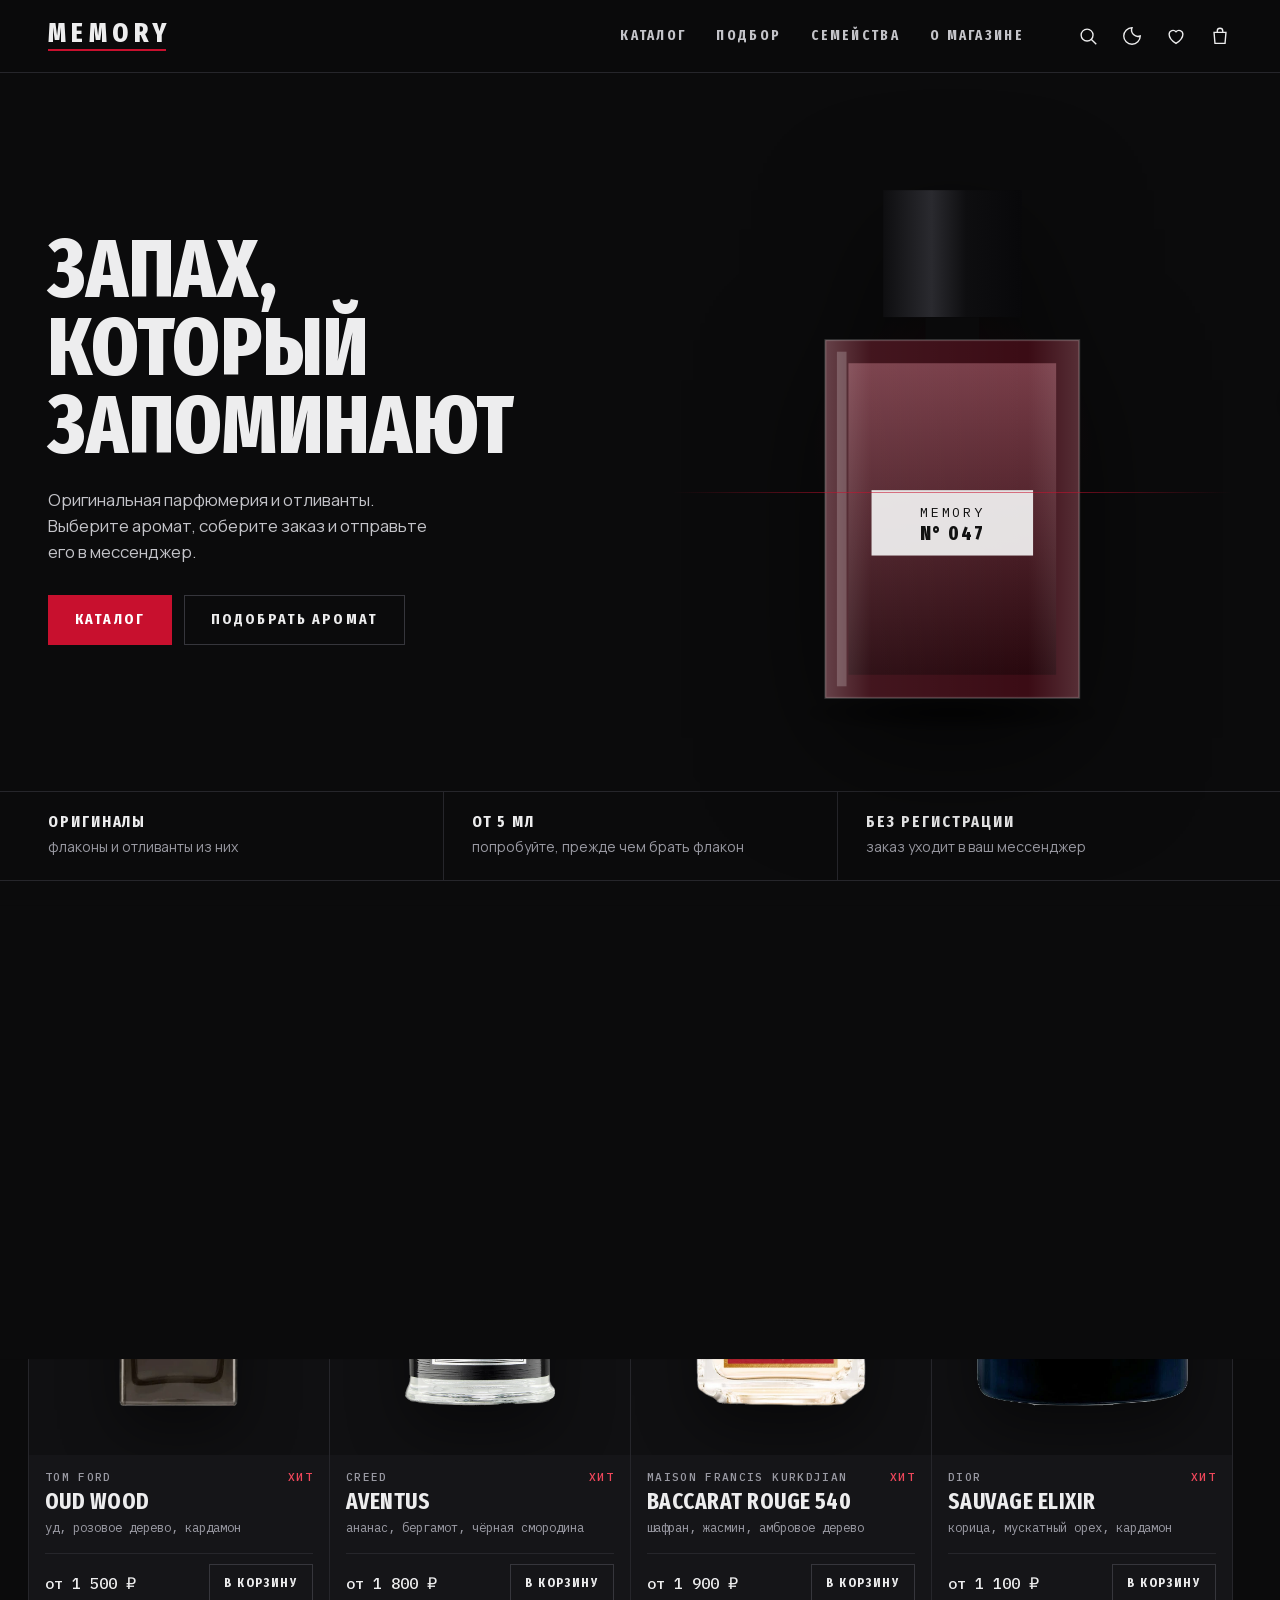
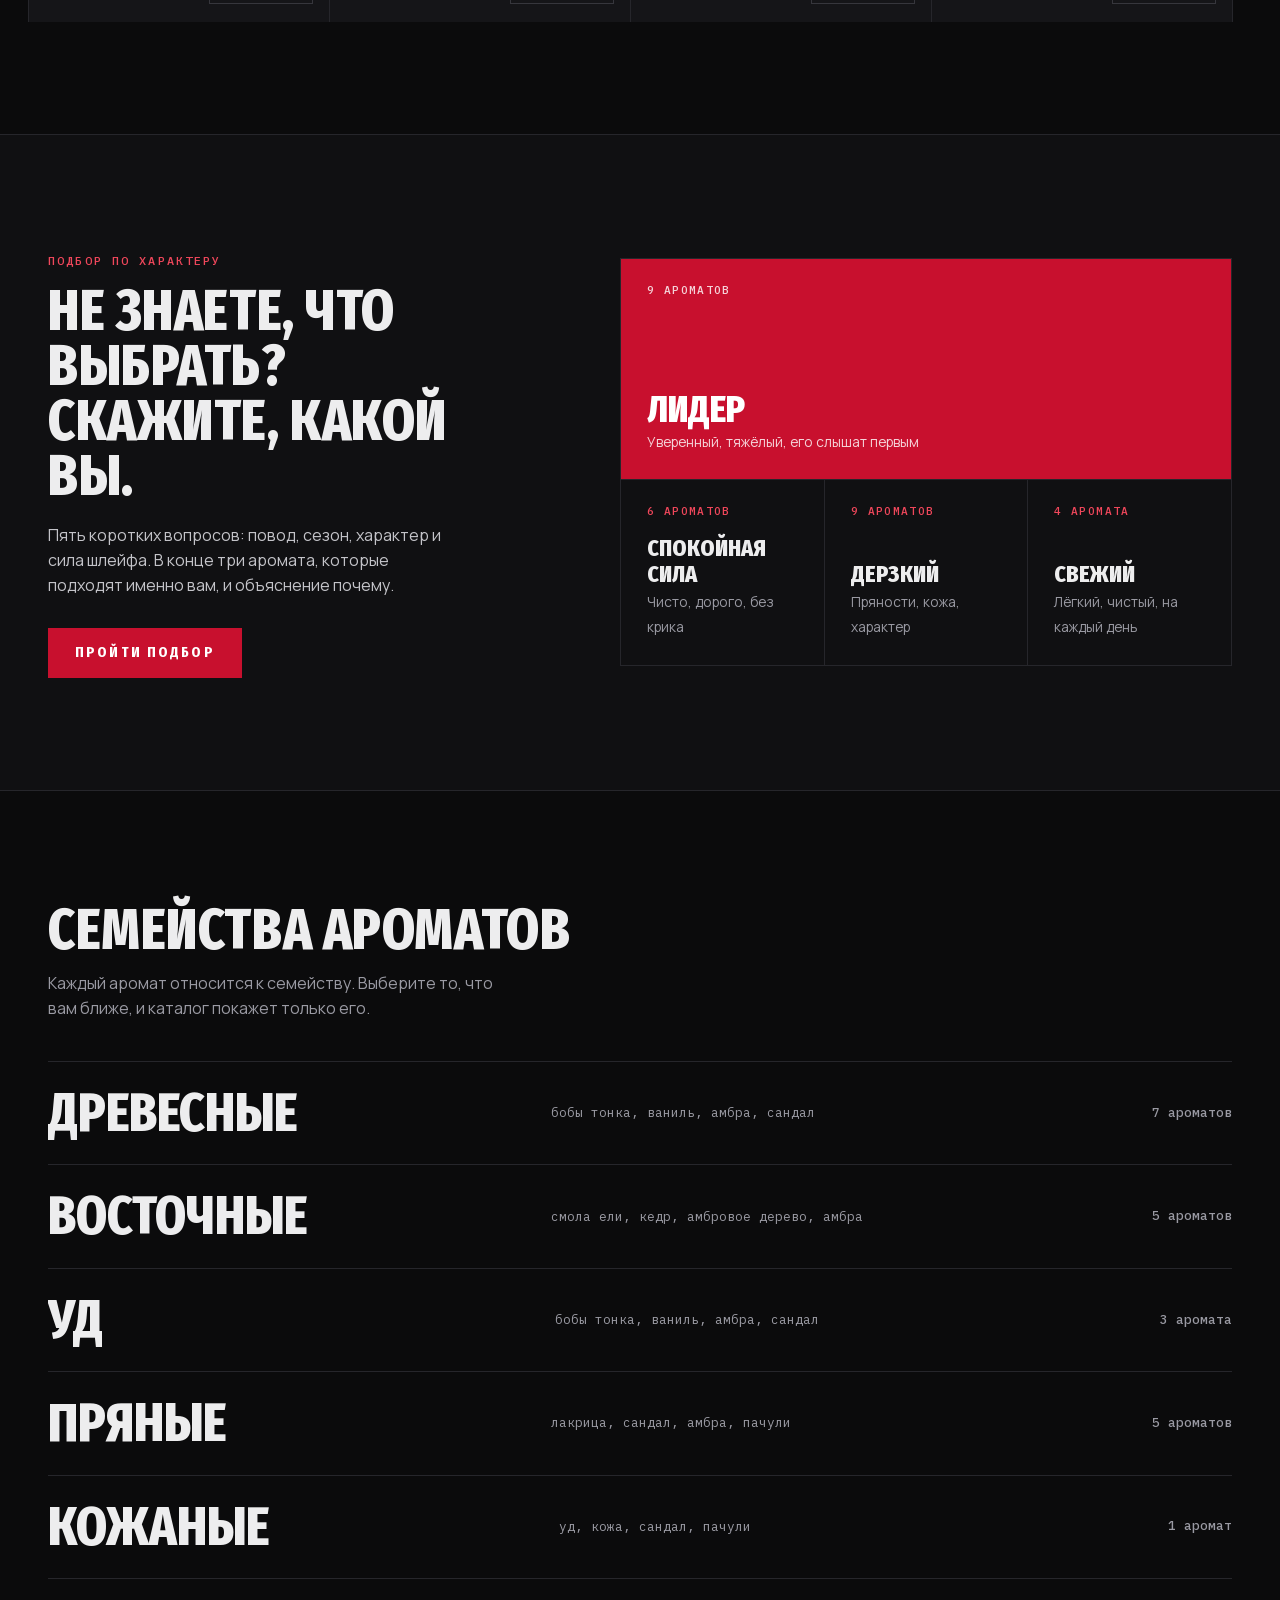
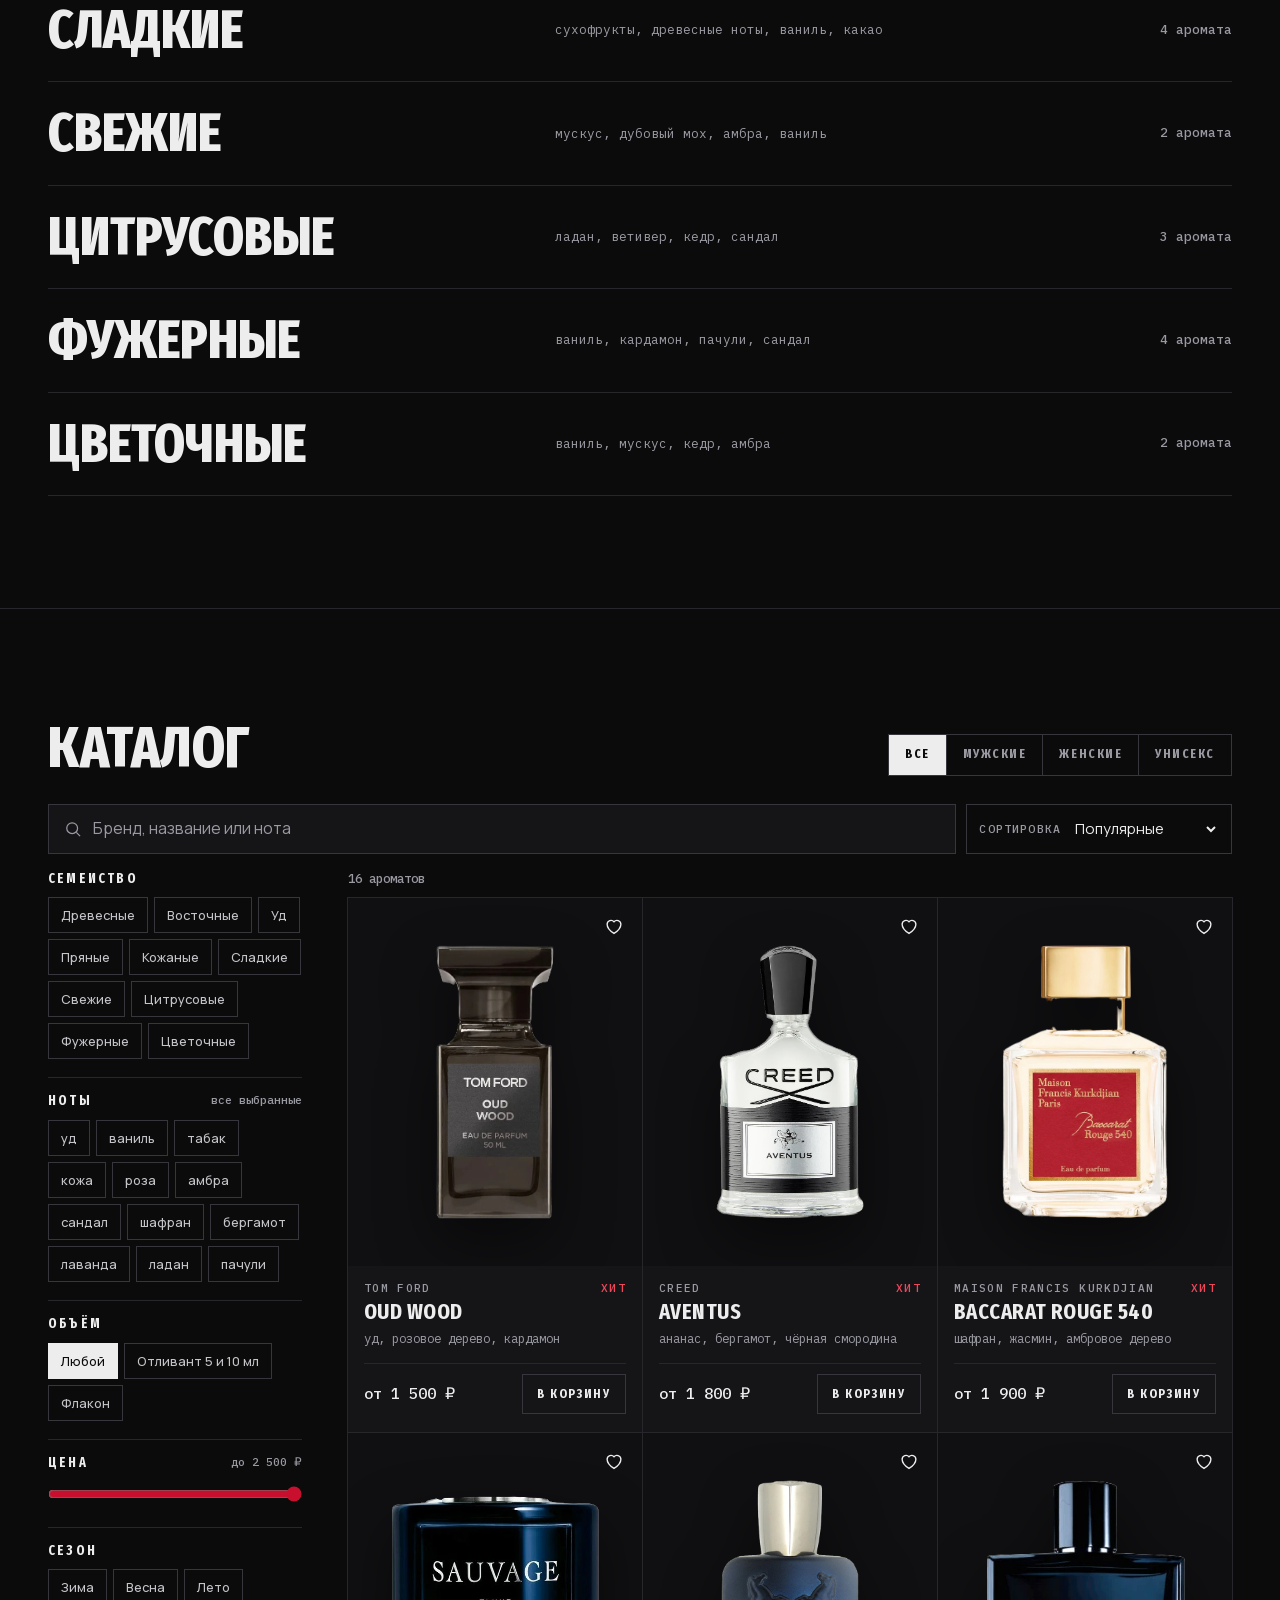
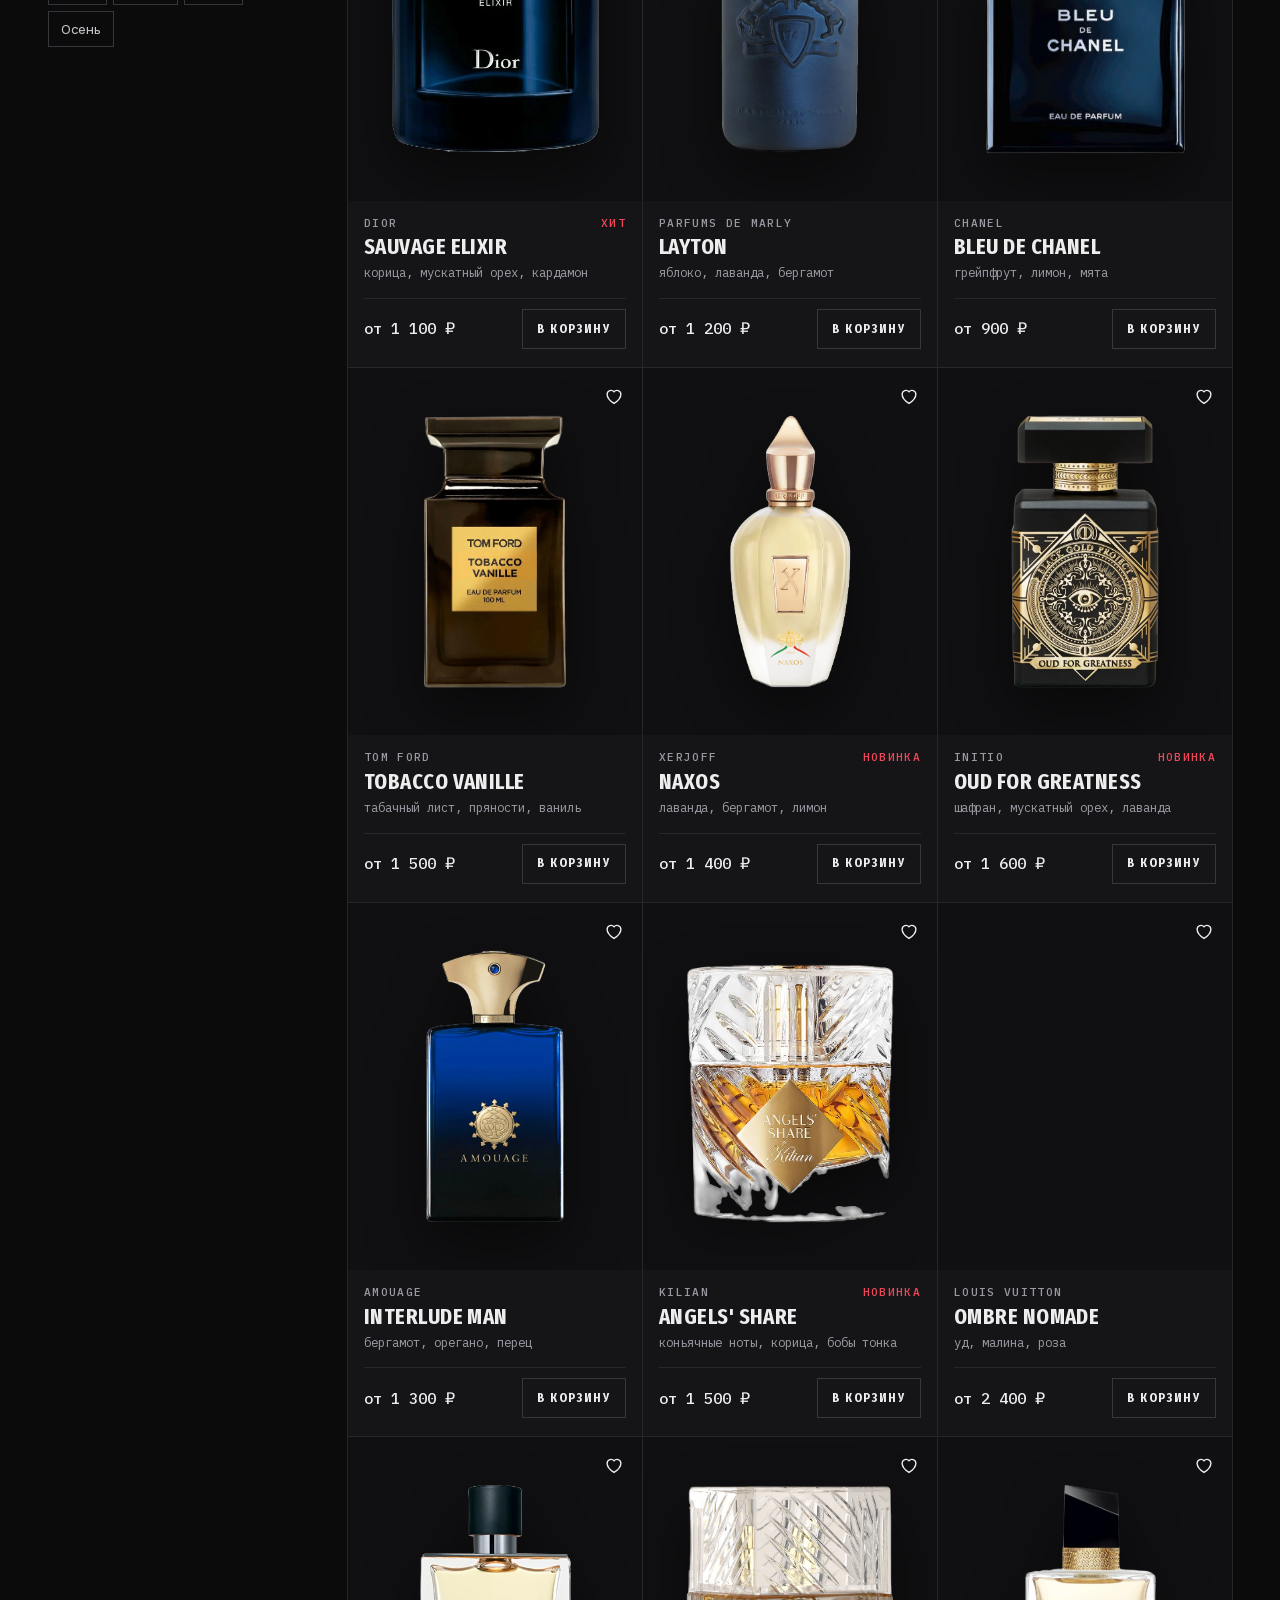
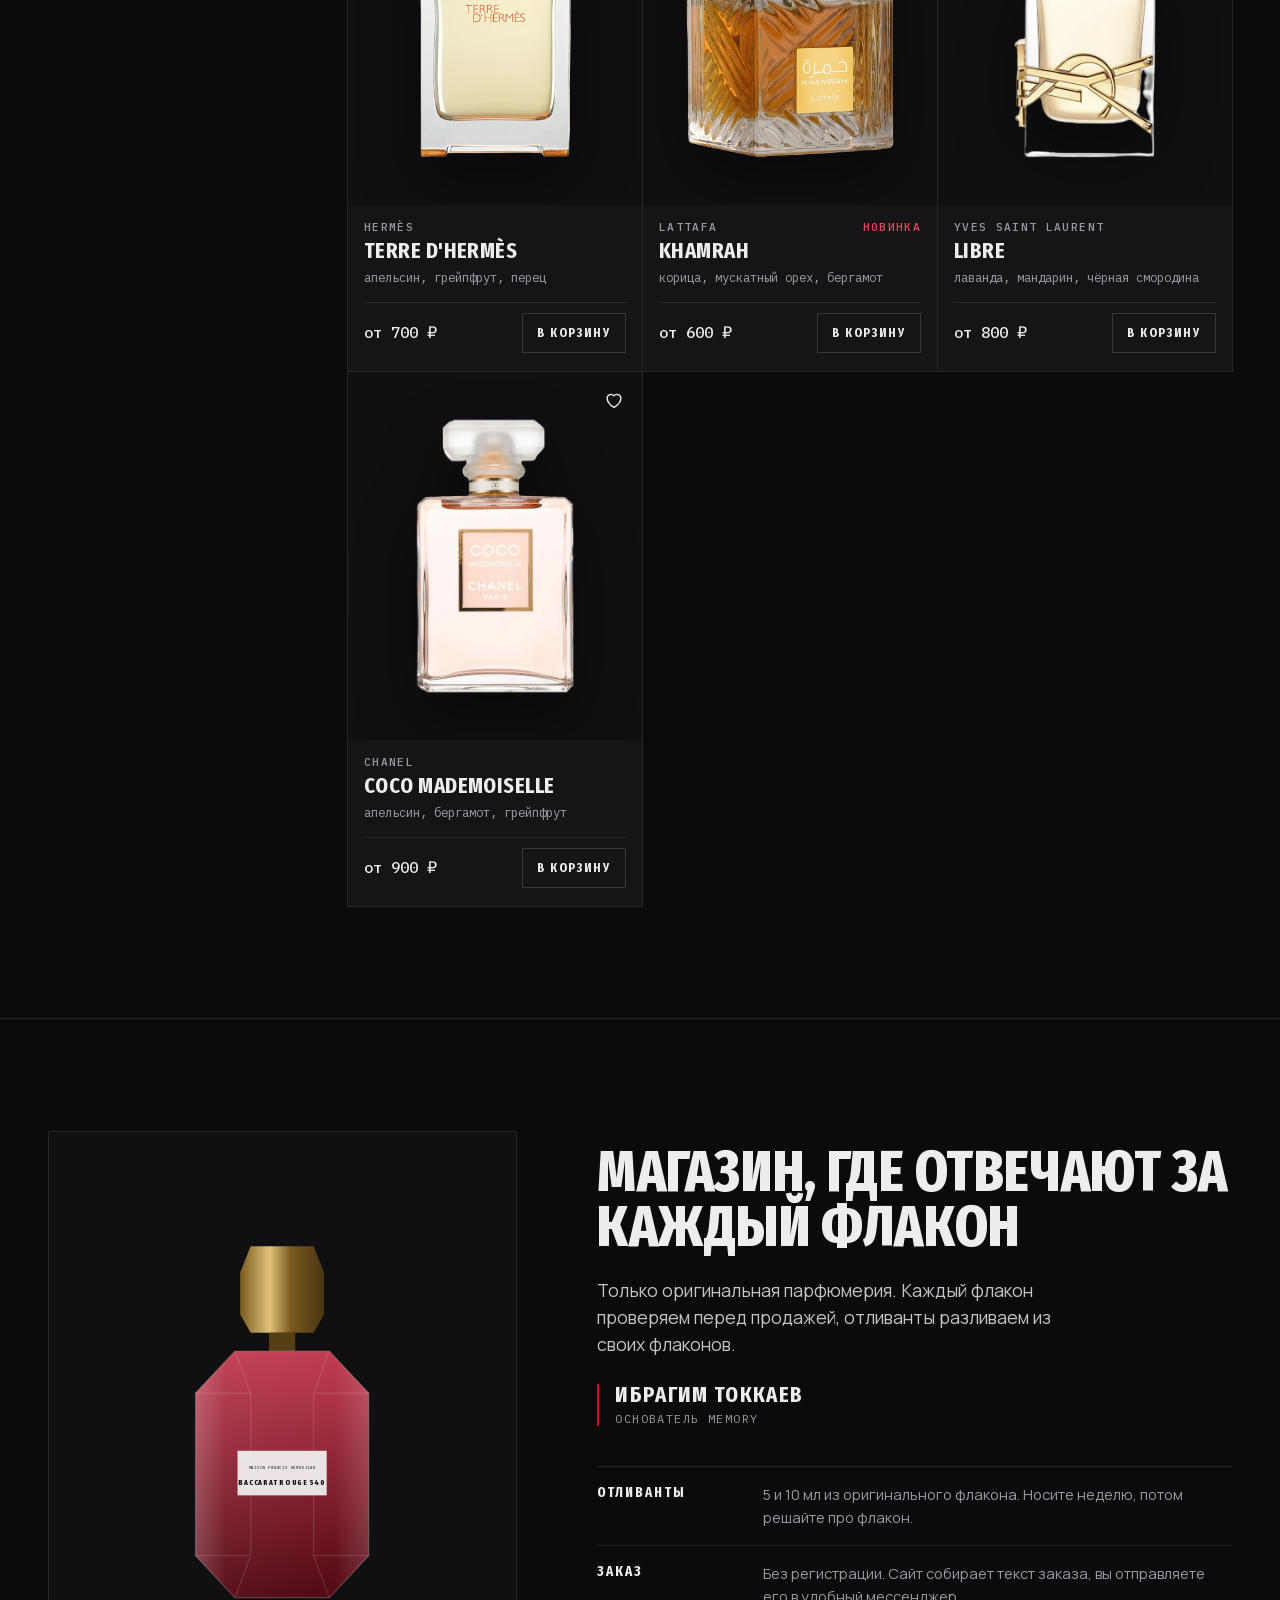
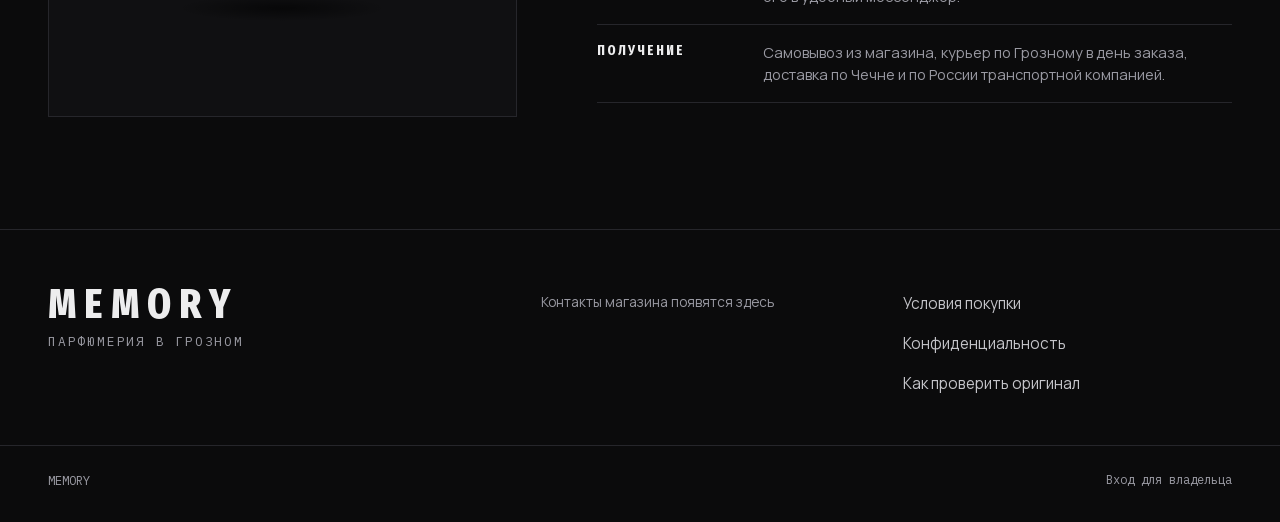
<file: index.html>
<!doctype html>
<html lang="ru" data-theme="dark">
<head>
<meta charset="utf-8">
<meta name="viewport" content="width=device-width, initial-scale=1, viewport-fit=cover">
<title>MEMORY: парфюмерия в Грозном</title>
<meta name="description" content="MEMORY: оригинальная парфюмерия и отливанты в Грозном. Каталог с фильтрами по нотам, подбор аромата по характеру и заказ в мессенджере.">
<meta name="theme-color" content="#0B0B0C">
<meta property="og:title" content="MEMORY: запах, который запоминают">
<meta property="og:description" content="Оригинальная парфюмерия и отливанты. Подбор аромата по характеру, заказ в Telegram, WhatsApp или Instagram.">
<meta property="og:type" content="website">
<link rel="icon" href="data:image/svg+xml,%3Csvg xmlns='http://www.w3.org/2000/svg' viewBox='0 0 32 32'%3E%3Crect width='32' height='32' fill='%230B0B0C'/%3E%3Cpath d='M7 24V8h3l6 9 6-9h3v16h-3V13l-6 9-6-9v11z' fill='%23EDEDEE'/%3E%3Crect x='7' y='26' width='18' height='2' fill='%23C8102E'/%3E%3C/svg%3E">
<link rel="preload" href="fonts/FiraSansExtraCondensed-800-cyrillic.woff2" as="font" type="font/woff2" crossorigin>
<link rel="stylesheet" href="fonts/fonts.css">
<link rel="stylesheet" href="css/style.css?v=2026-10-30.4">
<script>/* магазин назывался MEMORI: переносим сохранённое (корзина, избранное, тема, ключ публикации, черновик) на новые имена */
(function(){try{['cart','wish','theme','gh','products','store','admin'].forEach(function(k){var o=localStorage.getItem('memori_'+k);if(o!==null){if(localStorage.getItem('memory_'+k)===null)localStorage.setItem('memory_'+k,k==='gh'?o.replace('abubakarov-kerim/memori"','abubakarov-kerim/memory"'):o);localStorage.removeItem('memori_'+k);}});}catch(e){}})();</script>
<script>(function(){try{var t=localStorage.getItem('memory_theme');if(t==='light'||t==='dark')document.documentElement.setAttribute('data-theme',t);}catch(e){}})();</script>
<script>
/* АВТООБНОВЛЕНИЕ: если на сервере вышла новая версия, открываем её сами. При каждой публикации меняется MEMORY_BUILD. */
var MEMORY_BUILD='2026-10-30.4';
(function(){
  if(location.protocol.indexOf('http')!==0 || !window.fetch) return;
  fetch(location.pathname+'?_='+Date.now(),{cache:'no-store'}).then(function(r){ return r.ok?r.text():''; }).then(function(t){
    var m=t.match(/MEMORY_BUILD='([^']+)'/); if(!m || m[1]===MEMORY_BUILD) return;
    try{ if(sessionStorage.getItem('memory_upd')===m[1]) return; sessionStorage.setItem('memory_upd',m[1]); }catch(e){ return; }
    location.replace(location.pathname+'?v='+encodeURIComponent(m[1])+location.hash);
  }).catch(function(){});
})();
</script>
</head>
<body>

<!-- ВСТУПЛЕНИЕ: штрихкод, красная линия скана, имя, затем экран раскрывается на две половины -->
<div id="intro" aria-hidden="true">
  <div class="in-half in-top"></div><div class="in-half in-bot"></div>
  <div class="in-core">
    <div class="in-code" id="inCode"></div>
    <div class="in-word" id="inWord"></div>
    <div class="in-sub"><span>Парфюмерия</span><span>Грозный</span></div>
  </div>
  <div class="in-scan"></div>
  <div class="in-seam"></div>
  <button class="in-skip" type="button" onclick="introEnd(true)" tabindex="-1">Пропустить</button>
</div>

<!-- ПЕРЕХОД: шторка с красной кромкой -->
<div id="curtain" aria-hidden="true"><i></i></div>

<a class="skip" href="#catalog">К каталогу</a>

<header class="hdr" id="hdr">
  <div class="wrap hdr-in">
    <a class="logo" href="#top" onclick="return goSection('top')" aria-label="MEMORY, на главную">
      <span class="logo-w">MEMORY</span><span class="logo-bar" aria-hidden="true"></span>
    </a>
    <nav class="nav" aria-label="Разделы">
      <a href="#catalog" onclick="return goSection('catalog')">Каталог</a>
      <a href="#match" onclick="openQuiz();return false">Подбор</a>
      <a href="#families" onclick="return goSection('families')">Семейства</a>
      <a href="#about" onclick="return goSection('about')">О магазине</a>
    </nav>
    <div class="hdr-act">
      <button class="ib" type="button" onclick="focusSearch()" aria-label="Поиск"><svg viewBox="0 0 24 24"><circle cx="11" cy="11" r="6.5"/><path d="m16 16 4.5 4.5"/></svg></button>
      <button class="ib" type="button" onclick="toggleTheme()" aria-label="Сменить тему"><svg viewBox="0 0 24 24"><path d="M12 3a9 9 0 1 0 9 9 7 7 0 0 1-9-9z"/></svg></button>
      <button class="ib" type="button" onclick="openDrawer('wish')" aria-label="Избранное"><svg viewBox="0 0 24 24"><path d="M12 20s-7.5-4.6-7.5-10A4.3 4.3 0 0 1 12 7.4 4.3 4.3 0 0 1 19.5 10c0 5.4-7.5 10-7.5 10z"/></svg><b class="cnt" id="wishCount"></b></button>
      <button class="ib" type="button" onclick="openDrawer('cart')" aria-label="Корзина"><svg viewBox="0 0 24 24"><path d="M5.5 8h13l-1 12h-11z"/><path d="M9 8V6.5a3 3 0 0 1 6 0V8"/></svg><b class="cnt" id="cartCount"></b></button>
    </div>
  </div>
  <div class="adm-bar" id="admBar">
    <span>Режим владельца</span><span class="ab-ver" id="abVer"></span>
    <button type="button" onclick="openAdmin()">Панель</button>
    <button type="button" class="ab-pub" id="abPub" onclick="publishDB()">Всё опубликовано</button>
  </div>
</header>

<main id="main">
  <section class="hero" id="top">
    <div class="wrap hero-in">
      <div class="hero-txt">
        <h1 id="heroTitle" class="rv">Запах, который запоминают</h1>
        <p id="heroSub" class="rv">Оригинальная парфюмерия и отливанты. Выберите аромат, соберите заказ и отправьте его в мессенджер.</p>
        <div class="hero-cta rv">
          <button class="btn red" type="button" onclick="goSection('catalog')">Каталог</button>
          <button class="btn line" type="button" onclick="openQuiz()">Подобрать аромат</button>
        </div>
      </div>
      <div class="hero-vis" id="heroVis" aria-hidden="true"></div>
    </div>
    <div class="wrap hero-strip rv">
      <div><b>Оригиналы</b><span>флаконы и отливанты из них</span></div>
      <div><b>От 5 мл</b><span>попробуйте, прежде чем брать флакон</span></div>
      <div><b>Без регистрации</b><span>заказ уходит в ваш мессенджер</span></div>
    </div>
  </section>

  <section class="sec rail-sec" id="picks">
    <div class="wrap sec-h">
      <h2>Сейчас берут</h2>
      <div class="seg" role="tablist" id="railTabs">
        <button type="button" class="on" data-r="hit" role="tab">Хиты</button>
        <button type="button" data-r="new" role="tab">Новинки</button>
      </div>
    </div>
    <div class="rail" id="rail"></div>
  </section>

  <section class="sec match" id="match">
    <div class="wrap match-in">
      <div class="match-txt">
        <span class="eyebrow">Подбор по характеру</span>
        <h2>Не знаете, что выбрать? Скажите, какой вы.</h2>
        <p>Пять коротких вопросов: повод, сезон, характер и сила шлейфа. В конце три аромата, которые подходят именно вам, и объяснение почему.</p>
        <button class="btn red" type="button" onclick="openQuiz()">Пройти подбор</button>
      </div>
      <div class="match-grid" id="matchGrid"></div>
    </div>
  </section>

  <section class="sec fams" id="families">
    <div class="wrap">
      <h2>Семейства ароматов</h2>
      <p class="sec-lead">Каждый аромат относится к семейству. Выберите то, что вам ближе, и каталог покажет только его.</p>
      <div class="fam-list" id="famList"></div>
    </div>
  </section>

  <section class="sec shop" id="catalog">
    <div class="wrap">
      <div class="shop-top">
        <h2>Каталог</h2>
        <div class="seg" id="genderSeg">
          <button type="button" class="on" data-g="">Все</button>
          <button type="button" data-g="m">Мужские</button>
          <button type="button" data-g="w">Женские</button>
          <button type="button" data-g="u">Унисекс</button>
        </div>
      </div>
      <div class="shop-bar">
        <label class="search"><svg viewBox="0 0 24 24"><circle cx="11" cy="11" r="6.5"/><path d="m16 16 4.5 4.5"/></svg>
          <input id="q" type="search" placeholder="Бренд, название или нота" autocomplete="off" aria-label="Поиск по каталогу"></label>
        <button class="btn line flt-btn" type="button" onclick="openFilters()">Фильтры <b id="fltCount"></b></button>
        <label class="sort"><span>Сортировка</span>
          <select id="sort" aria-label="Сортировка">
            <option value="pop">Популярные</option><option value="new">Новинки</option>
            <option value="asc">Сначала дешевле</option><option value="desc">Сначала дороже</option>
            <option value="lon">Самые стойкие</option>
          </select></label>
      </div>
      <div class="shop-in">
        <aside class="flt" id="flt" aria-label="Фильтры">
          <div class="flt-h"><b>Фильтры</b><button type="button" class="ib" onclick="closeFilters()" aria-label="Закрыть"><svg viewBox="0 0 24 24"><path d="M6 6l12 12M18 6 6 18"/></svg></button></div>
          <div class="flt-body" id="fltBody"></div>
          <div class="flt-foot"><button class="btn line" type="button" onclick="resetFilters()">Сбросить</button><button class="btn red" type="button" onclick="closeFilters()" id="fltShow">Показать</button></div>
        </aside>
        <div class="shop-main">
          <div class="chips-on" id="chipsOn"></div>
          <div class="grid" id="grid"></div>
        </div>
      </div>
    </div>
  </section>

  <section class="sec about" id="about">
    <div class="wrap about-in">
      <div class="about-vis" id="aboutVis"></div>
      <div class="about-txt">
        <h2>Магазин, где отвечают за каждый флакон</h2>
        <p id="ownerNote">Только оригинальная парфюмерия. Каждый флакон проверяем перед продажей, отливанты разливаем из своих флаконов.</p>
        <div class="sign"><span id="ownerName">Ибрагим Токкаев</span><small>основатель MEMORY</small></div>
        <dl class="facts">
          <div><dt>Отливанты</dt><dd>5 и 10 мл из оригинального флакона. Носите неделю, потом решайте про флакон.</dd></div>
          <div><dt>Заказ</dt><dd>Без регистрации. Сайт собирает текст заказа, вы отправляете его в удобный мессенджер.</dd></div>
          <div><dt>Получение</dt><dd id="deliveryShort">Самовывоз, курьер по Грозному, доставка по Чечне и России.</dd></div>
        </dl>
      </div>
    </div>
  </section>
</main>

<footer class="ftr" id="ftr">
  <div class="wrap ftr-in">
    <div class="ftr-brand"><span class="logo-w">MEMORY</span><p>Парфюмерия в Грозном</p></div>
    <div class="ftr-col" id="ftrContacts"></div>
    <div class="ftr-col">
      <button type="button" onclick="openInfo('terms')">Условия покупки</button>
      <button type="button" onclick="openInfo('privacy')">Конфиденциальность</button>
      <button type="button" onclick="openInfo('orig')">Как проверить оригинал</button>
    </div>
  </div>
  <div class="wrap ftr-low"><span id="ftrSeller">MEMORY</span><button type="button" class="ftr-adm" onclick="openAdminGate()">Вход для владельца</button></div>
</footer>

<!-- КАРТОЧКА АРОМАТА (досье) -->
<div class="ov pview" id="pview" role="dialog" aria-modal="true" aria-label="Аромат">
  <div class="pv-bar"><button class="ib" type="button" onclick="closeProduct()" aria-label="Назад"><svg viewBox="0 0 24 24"><path d="M15 5l-7 7 7 7"/></svg></button><span id="pvCrumb"></span><button class="ib" type="button" onclick="closeProduct()" aria-label="Закрыть"><svg viewBox="0 0 24 24"><path d="M6 6l12 12M18 6 6 18"/></svg></button></div>
  <div class="pv-body" id="pvBody"></div>
</div>

<!-- ПОДБОР -->
<div class="ov quiz" id="quiz" role="dialog" aria-modal="true" aria-label="Подбор аромата">
  <div class="pv-bar"><button class="ib" type="button" onclick="quizBack()" aria-label="Назад"><svg viewBox="0 0 24 24"><path d="M15 5l-7 7 7 7"/></svg></button><span>Подбор по характеру</span><button class="ib" type="button" onclick="closeQuiz()" aria-label="Закрыть"><svg viewBox="0 0 24 24"><path d="M6 6l12 12M18 6 6 18"/></svg></button></div>
  <div class="qz-prog"><i id="qzProg"></i></div>
  <div class="qz-body" id="qzBody"></div>
</div>

<!-- КОРЗИНА И ИЗБРАННОЕ -->
<div class="shade" id="shade" onclick="closeAll()"></div>
<aside class="drawer" id="drawer" role="dialog" aria-modal="true" aria-label="Корзина">
  <div class="dr-h"><div class="seg" id="drTabs"><button type="button" data-d="cart" class="on">Корзина</button><button type="button" data-d="wish">Избранное</button></div>
    <button class="ib" type="button" onclick="closeDrawer()" aria-label="Закрыть"><svg viewBox="0 0 24 24"><path d="M6 6l12 12M18 6 6 18"/></svg></button></div>
  <div class="dr-body" id="drBody"></div>
  <div class="dr-foot" id="drFoot"></div>
</aside>

<!-- ОФОРМЛЕНИЕ -->
<div class="modal" id="orderModal" role="dialog" aria-modal="true" aria-labelledby="orderTitle">
  <div class="md-box md-wide">
    <div class="md-h"><h3 id="orderTitle">Оформление заказа</h3><button class="ib" type="button" onclick="closeModal('orderModal')" aria-label="Закрыть"><svg viewBox="0 0 24 24"><path d="M6 6l12 12M18 6 6 18"/></svg></button></div>
    <div class="md-b">
      <div class="fld"><span class="lbl">Как получить</span><div class="opts" id="shipOpts"></div></div>
      <div class="fld" id="addrFld"><label class="lbl" for="addr">Город и адрес</label><input class="inp" id="addr" autocomplete="off" placeholder="Например: Грозный, улица, дом"></div>
      <div class="fld"><label class="lbl" for="ocomm">Комментарий</label><input class="inp" id="ocomm" autocomplete="off" placeholder="Удобное время, подарочная упаковка"></div>
      <div class="fld"><label class="lbl" for="orderText">Текст заказа</label><textarea class="inp" id="orderText" rows="8"></textarea><small class="hint">Можно поправить. Имя и телефон сайт не спрашивает и не хранит: вы просто пишете магазину.</small></div>
      <div class="ch-row">
        <button class="btn ch" type="button" data-ch="telegram" onclick="sendOrder('telegram')">Telegram</button>
        <button class="btn ch" type="button" data-ch="whatsapp" onclick="sendOrder('whatsapp')">WhatsApp</button>
        <button class="btn ch" type="button" data-ch="instagram" onclick="sendOrder('instagram')">Instagram</button>
      </div>
      <button class="btn line block" type="button" onclick="copyOrder()">Скопировать текст</button>
    </div>
  </div>
</div>

<div class="modal" id="infoModal" role="dialog" aria-modal="true" aria-labelledby="infoTitle">
  <div class="md-box"><div class="md-h"><h3 id="infoTitle"></h3><button class="ib" type="button" onclick="closeModal('infoModal')" aria-label="Закрыть"><svg viewBox="0 0 24 24"><path d="M6 6l12 12M18 6 6 18"/></svg></button></div><div class="md-b prose" id="infoBody"></div></div>
</div>

<div class="modal" id="loginModal" role="dialog" aria-modal="true" aria-labelledby="loginTitle">
  <div class="md-box md-sm"><div class="md-h"><h3 id="loginTitle">Вход для владельца</h3><button class="ib" type="button" onclick="closeModal('loginModal')" aria-label="Закрыть"><svg viewBox="0 0 24 24"><path d="M6 6l12 12M18 6 6 18"/></svg></button></div>
    <form class="md-b" onsubmit="tryLogin();return false">
      <div class="fld"><label class="lbl" for="loginUser">Логин</label><input class="inp" id="loginUser" autocomplete="username"></div>
      <div class="fld"><label class="lbl" for="loginPass">Пароль</label><input class="inp" id="loginPass" type="password" autocomplete="current-password"></div>
      <p class="err" id="loginErr" hidden>Неверный логин или пароль</p>
      <button class="btn red block" type="submit">Войти</button>
    </form></div>
</div>

<div class="modal" id="confirmModal" role="alertdialog" aria-modal="true" aria-labelledby="confirmText">
  <div class="md-box md-sm"><div class="md-b"><p id="confirmText"></p><div class="row2"><button class="btn line" type="button" onclick="closeModal('confirmModal')">Отмена</button><button class="btn red" type="button" id="confirmYes">Да</button></div></div></div>
</div>

<!-- ПАНЕЛЬ ВЛАДЕЛЬЦА -->
<div class="ov admin" id="adminPanel" role="dialog" aria-modal="true" aria-label="Панель владельца">
  <div class="pv-bar"><span class="adm-title">Панель владельца</span>
    <div class="adm-acts"><button class="btn line sm" type="button" onclick="logoutAdmin()">Выйти</button><button class="btn red sm pubbtn" type="button" onclick="publishDB()">Всё опубликовано</button>
    <button class="ib" type="button" onclick="closeAdmin()" aria-label="Закрыть"><svg viewBox="0 0 24 24"><path d="M6 6l12 12M18 6 6 18"/></svg></button></div></div>
  <div class="adm-tabs" id="admTabs">
    <button type="button" data-tab="products">Ароматы</button><button type="button" data-tab="store">Магазин</button>
    <button type="button" data-tab="access">Доступ</button><button type="button" data-tab="data">База</button>
  </div>
  <div class="adm-state" id="pubState"></div>
  <div class="adm-body wrap" id="admBody"></div>
</div>

<div class="toast" id="toast" role="status" aria-live="polite"></div>

<script src="js/data.js?v=2026-10-30.4"></script>
<script src="js/app.js?v=2026-10-30.4"></script>
<script src="js/admin.js?v=2026-10-30.4"></script>
<script src="js/cutout.js?v=2026-10-30.4"></script>
</body>
</html>
</file>
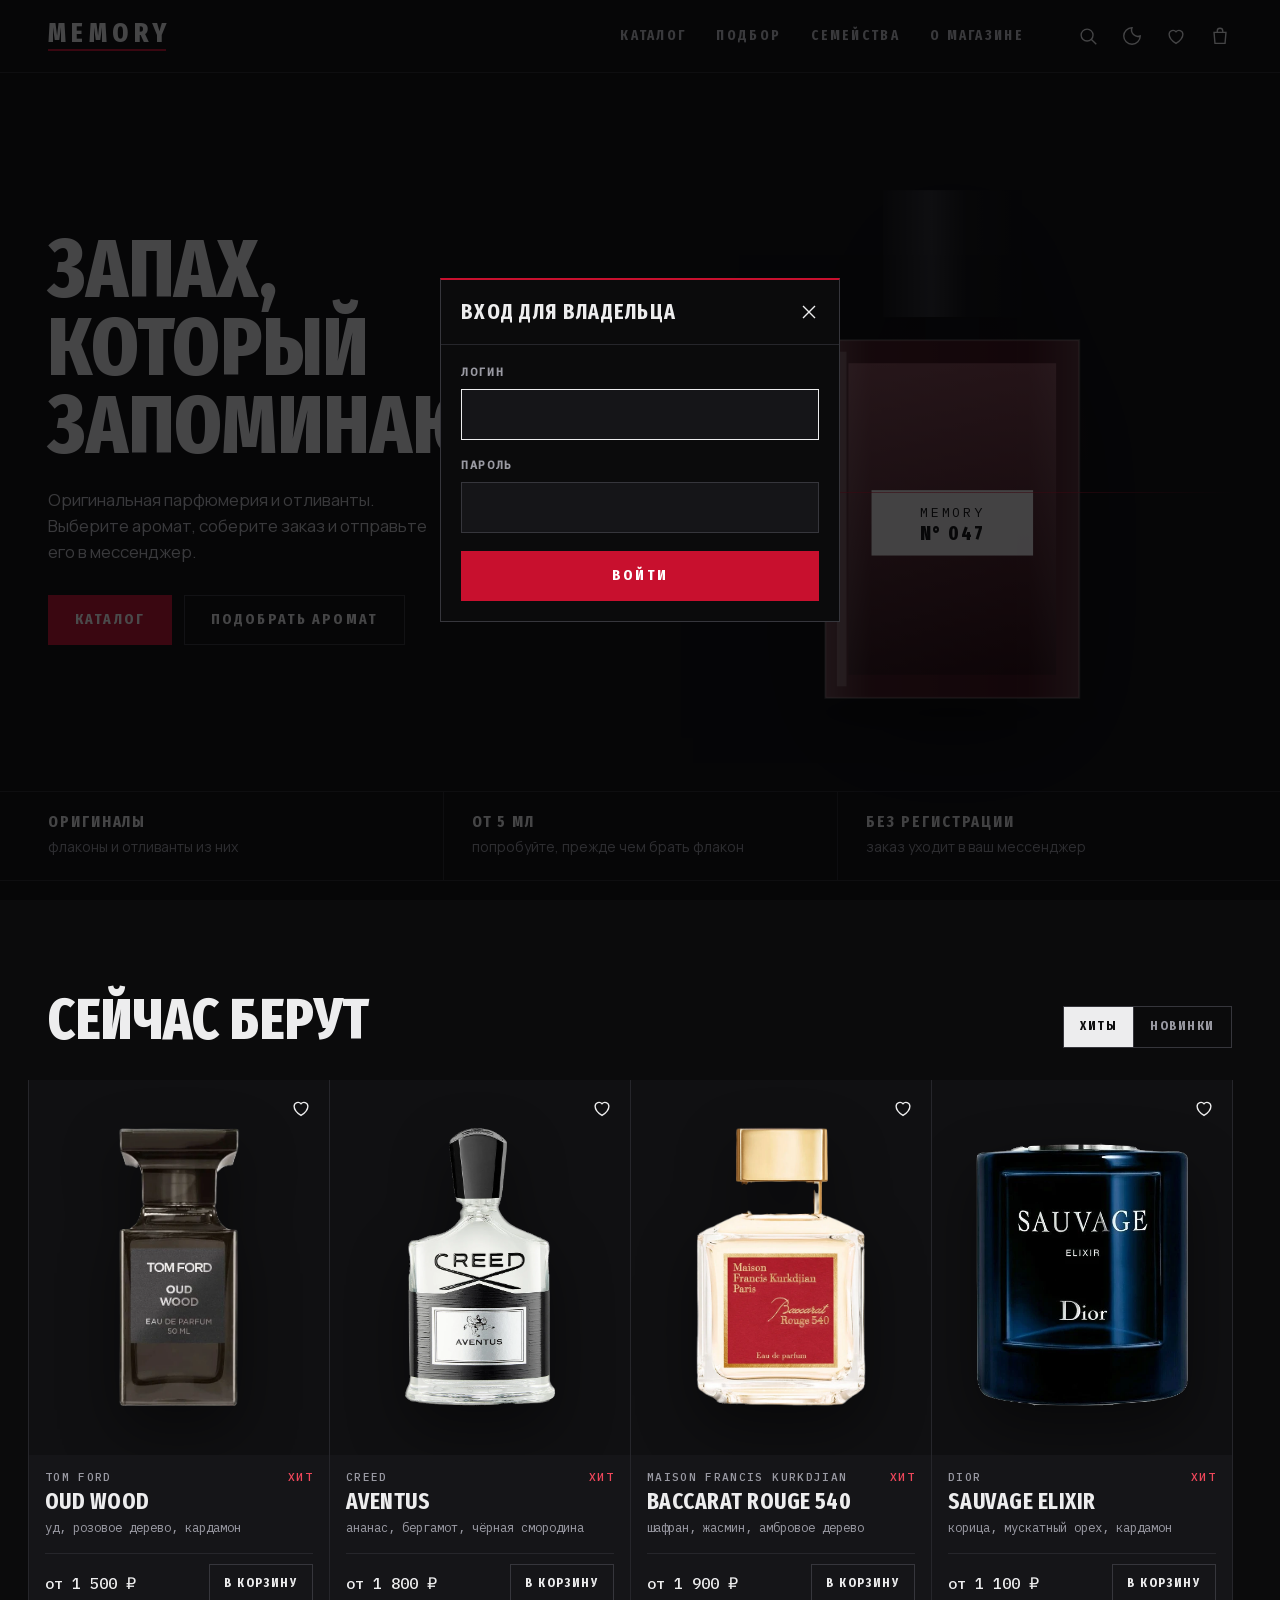
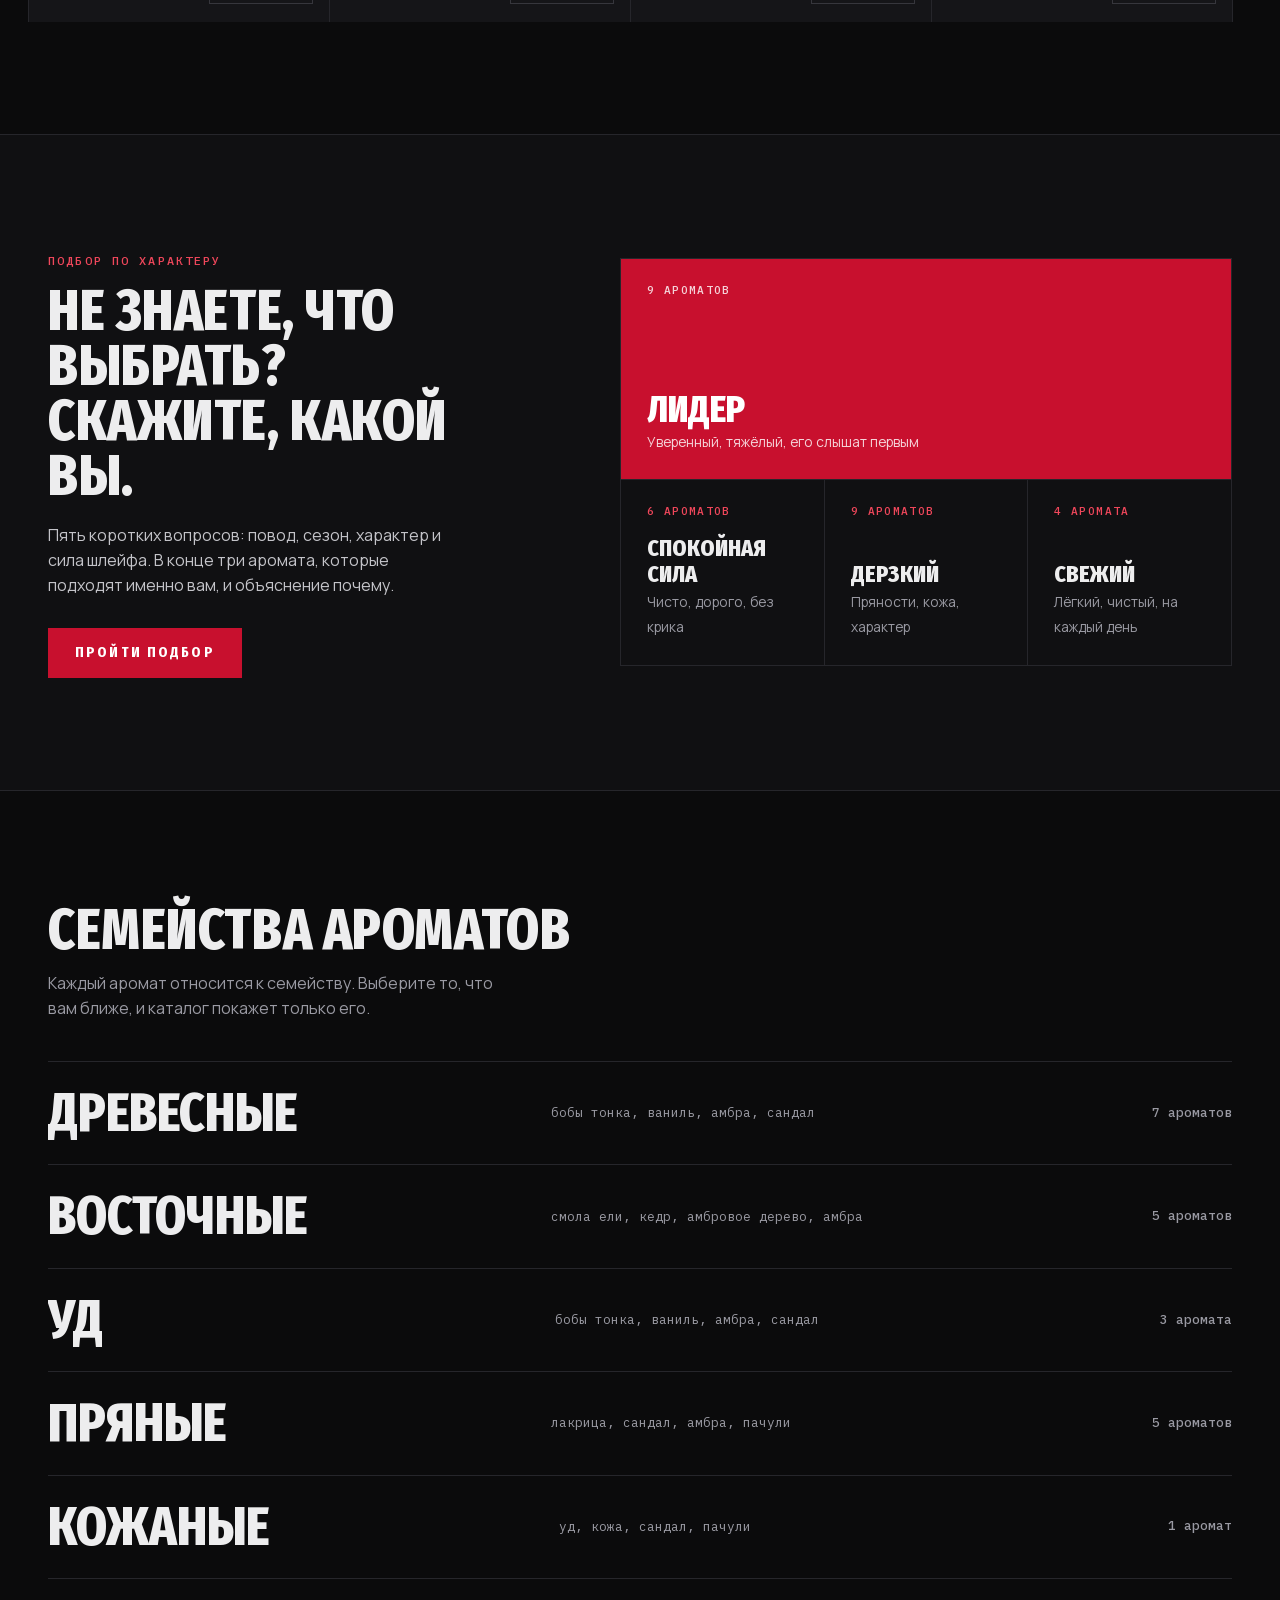
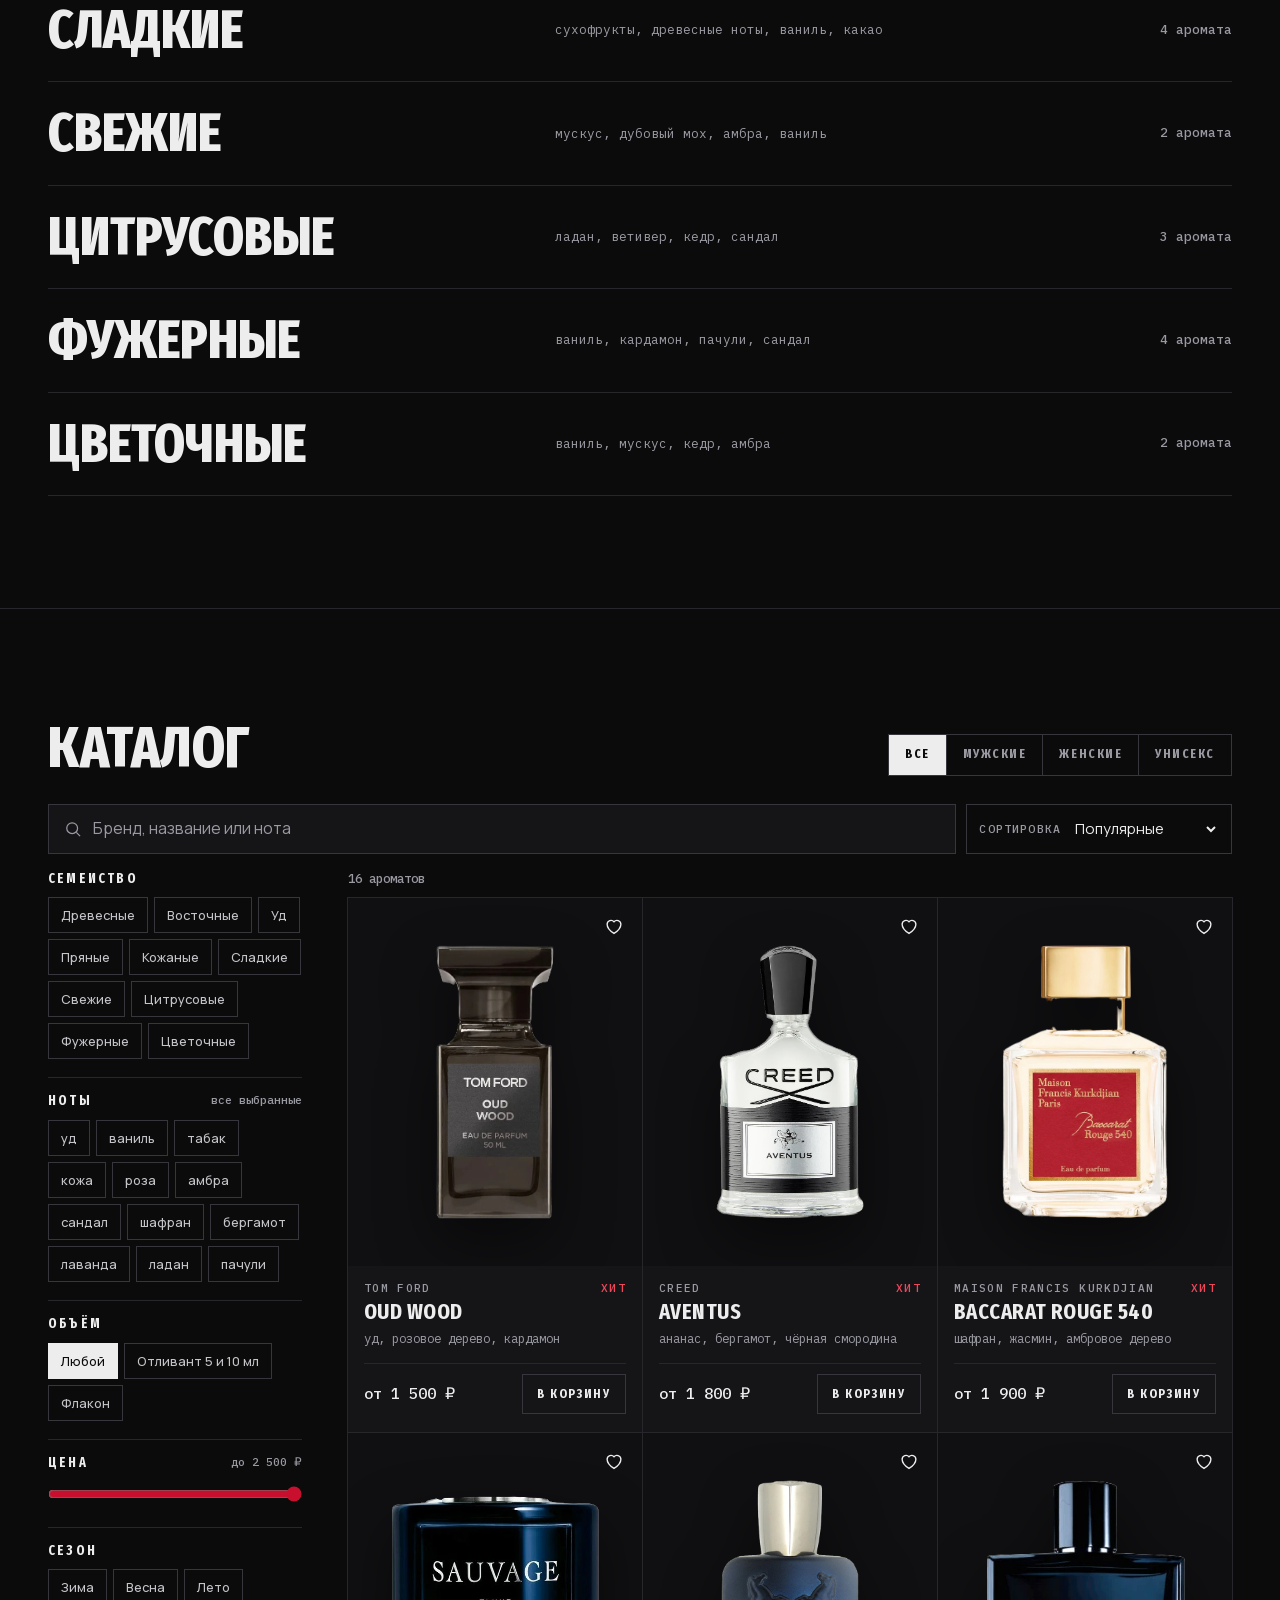
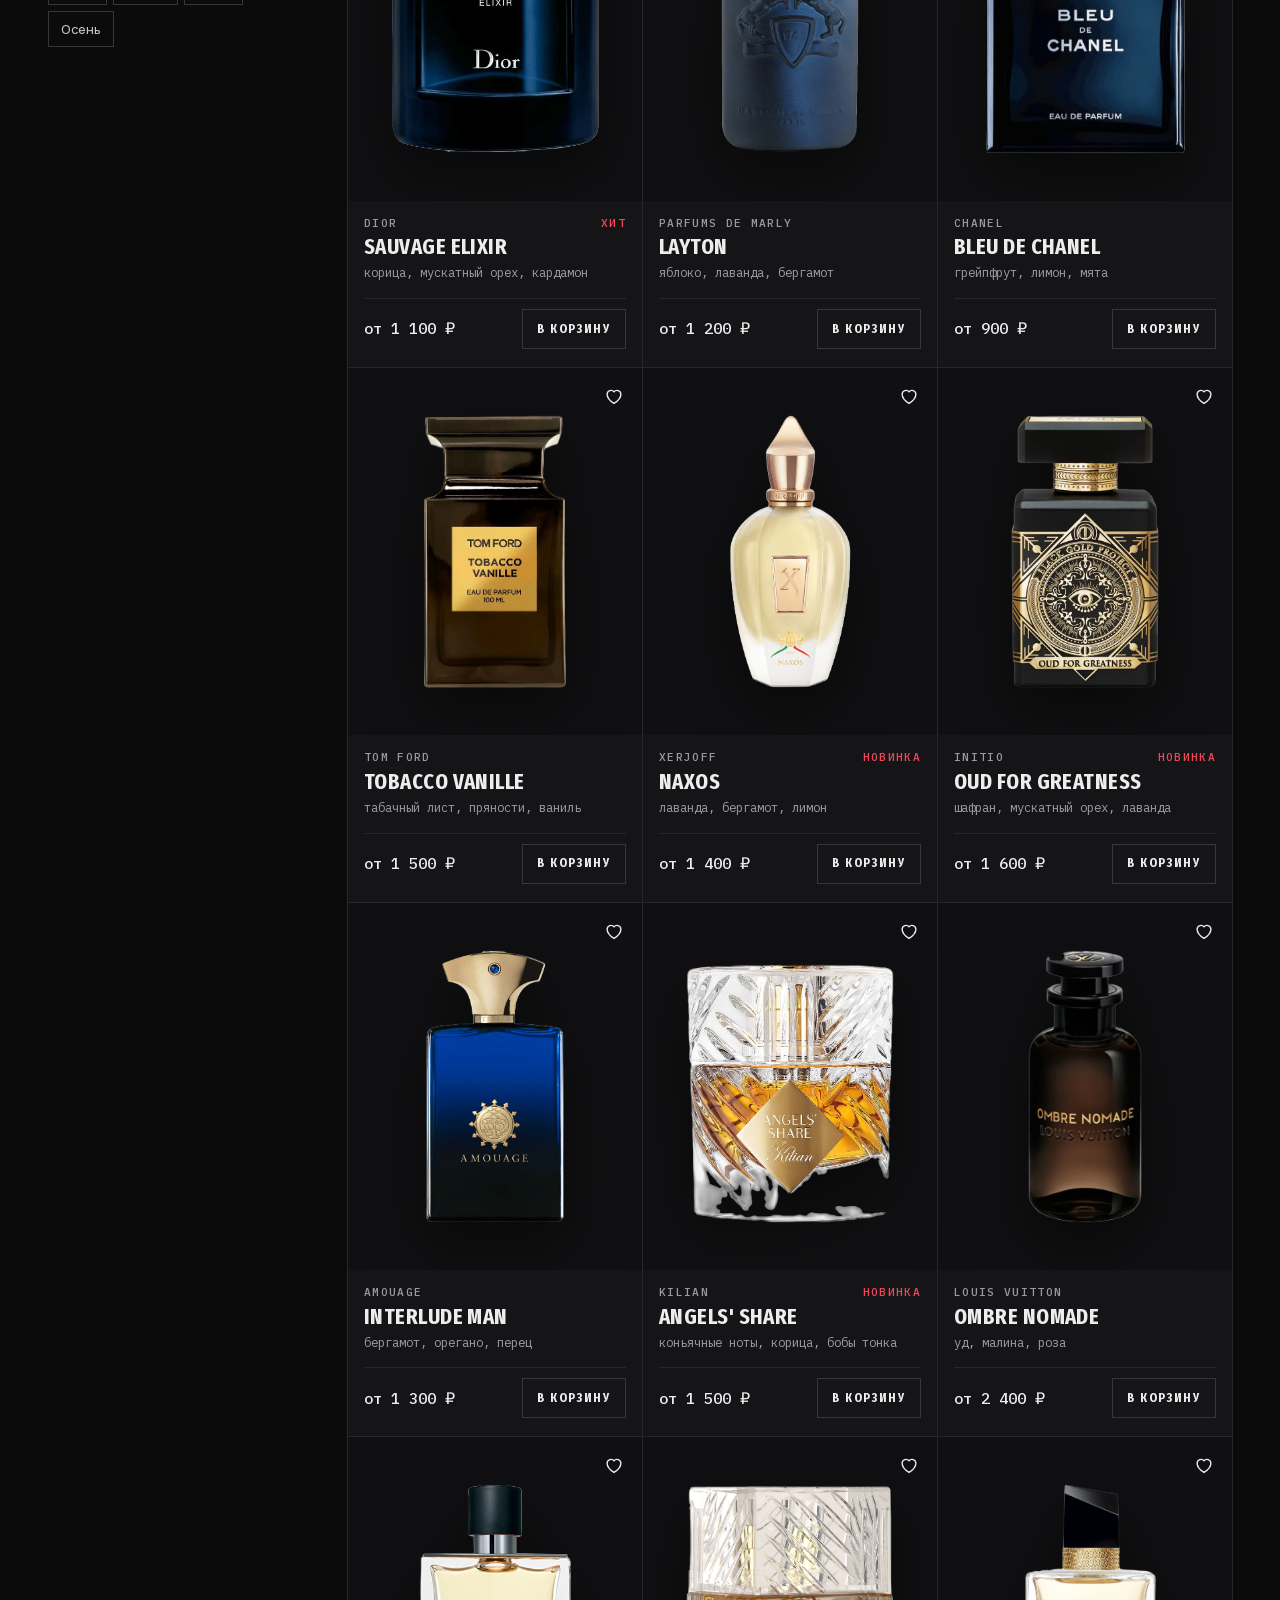
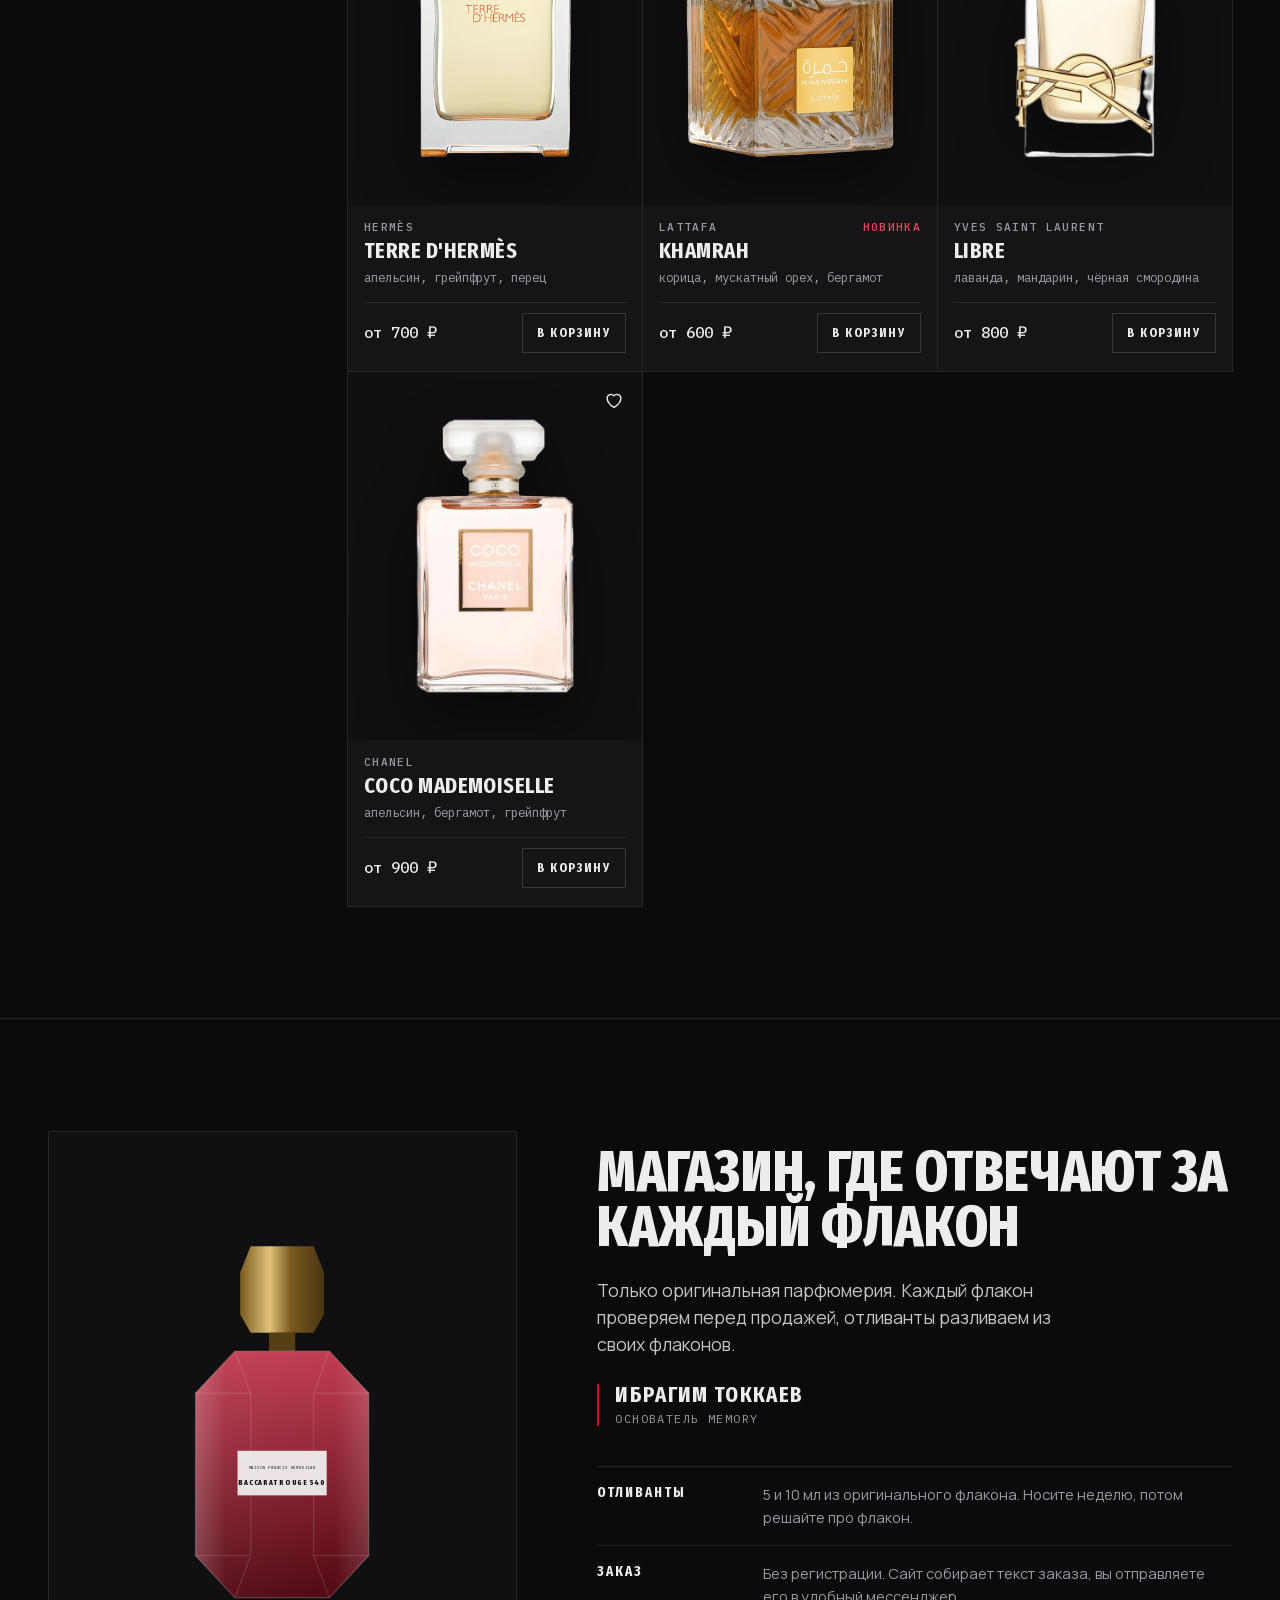
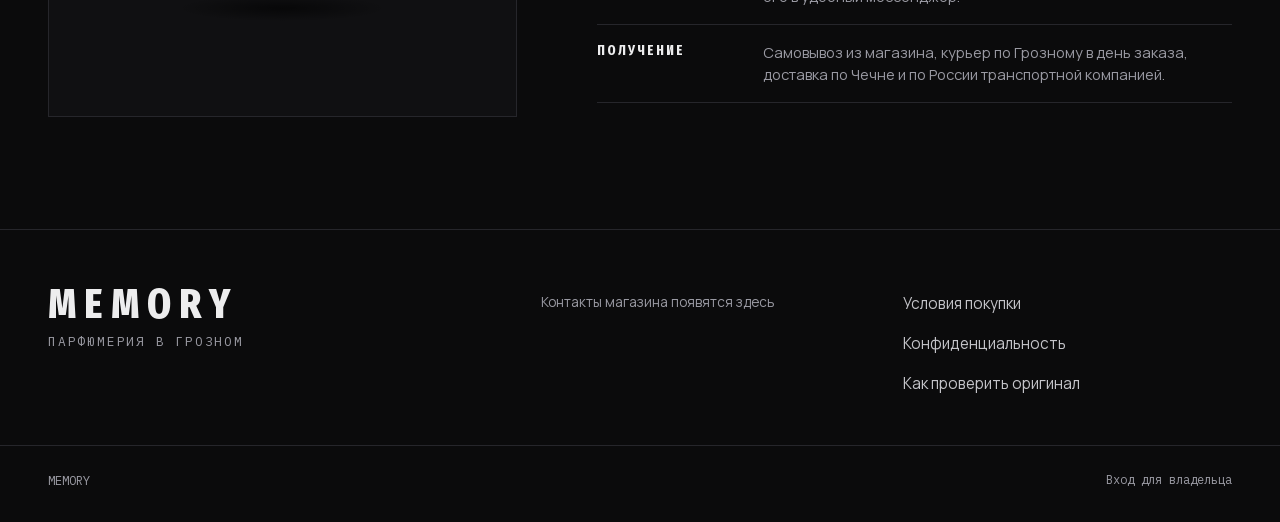
<file: admin/index.html>
<!doctype html><html lang="ru"><head><meta charset="utf-8"><meta name="robots" content="noindex"><title>Вход</title>
<meta http-equiv="refresh" content="0;url=../#admin"><script>location.replace('../#admin')</script></head><body style="background:#0B0B0C"></body></html>
</file>
<file: fonts/fonts.css>
@font-face {
  font-family: 'Fira Sans Extra Condensed';
  font-style: normal;
  font-weight: 500;
  font-display: swap;
  src: url(FiraSansExtraCondensed-500-cyrillic.woff2) format('woff2');
  unicode-range: U+0301, U+0400-045F, U+0490-0491, U+04B0-04B1, U+2116;
}
@font-face {
  font-family: 'Fira Sans Extra Condensed';
  font-style: normal;
  font-weight: 500;
  font-display: swap;
  src: url(FiraSansExtraCondensed-500-latin.woff2) format('woff2');
  unicode-range: U+0000-00FF, U+0131, U+0152-0153, U+02BB-02BC, U+02C6, U+02DA, U+02DC, U+0304, U+0308, U+0329, U+2000-206F, U+20AC, U+2122, U+2191, U+2193, U+2212, U+2215, U+FEFF, U+FFFD;
}
@font-face {
  font-family: 'Fira Sans Extra Condensed';
  font-style: normal;
  font-weight: 700;
  font-display: swap;
  src: url(FiraSansExtraCondensed-700-cyrillic.woff2) format('woff2');
  unicode-range: U+0301, U+0400-045F, U+0490-0491, U+04B0-04B1, U+2116;
}
@font-face {
  font-family: 'Fira Sans Extra Condensed';
  font-style: normal;
  font-weight: 700;
  font-display: swap;
  src: url(FiraSansExtraCondensed-700-latin.woff2) format('woff2');
  unicode-range: U+0000-00FF, U+0131, U+0152-0153, U+02BB-02BC, U+02C6, U+02DA, U+02DC, U+0304, U+0308, U+0329, U+2000-206F, U+20AC, U+2122, U+2191, U+2193, U+2212, U+2215, U+FEFF, U+FFFD;
}
@font-face {
  font-family: 'Fira Sans Extra Condensed';
  font-style: normal;
  font-weight: 800;
  font-display: swap;
  src: url(FiraSansExtraCondensed-800-cyrillic.woff2) format('woff2');
  unicode-range: U+0301, U+0400-045F, U+0490-0491, U+04B0-04B1, U+2116;
}
@font-face {
  font-family: 'Fira Sans Extra Condensed';
  font-style: normal;
  font-weight: 800;
  font-display: swap;
  src: url(FiraSansExtraCondensed-800-latin.woff2) format('woff2');
  unicode-range: U+0000-00FF, U+0131, U+0152-0153, U+02BB-02BC, U+02C6, U+02DA, U+02DC, U+0304, U+0308, U+0329, U+2000-206F, U+20AC, U+2122, U+2191, U+2193, U+2212, U+2215, U+FEFF, U+FFFD;
}
@font-face {
  font-family: 'IBM Plex Mono';
  font-style: normal;
  font-weight: 400;
  font-display: swap;
  src: url(IBMPlexMono-400-cyrillic.woff2) format('woff2');
  unicode-range: U+0301, U+0400-045F, U+0490-0491, U+04B0-04B1, U+2116;
}
@font-face {
  font-family: 'IBM Plex Mono';
  font-style: normal;
  font-weight: 400;
  font-display: swap;
  src: url(IBMPlexMono-400-latin.woff2) format('woff2');
  unicode-range: U+0000-00FF, U+0131, U+0152-0153, U+02BB-02BC, U+02C6, U+02DA, U+02DC, U+0304, U+0308, U+0329, U+2000-206F, U+20AC, U+2122, U+2191, U+2193, U+2212, U+2215, U+FEFF, U+FFFD;
}
@font-face {
  font-family: 'IBM Plex Mono';
  font-style: normal;
  font-weight: 500;
  font-display: swap;
  src: url(IBMPlexMono-500-cyrillic.woff2) format('woff2');
  unicode-range: U+0301, U+0400-045F, U+0490-0491, U+04B0-04B1, U+2116;
}
@font-face {
  font-family: 'IBM Plex Mono';
  font-style: normal;
  font-weight: 500;
  font-display: swap;
  src: url(IBMPlexMono-500-latin.woff2) format('woff2');
  unicode-range: U+0000-00FF, U+0131, U+0152-0153, U+02BB-02BC, U+02C6, U+02DA, U+02DC, U+0304, U+0308, U+0329, U+2000-206F, U+20AC, U+2122, U+2191, U+2193, U+2212, U+2215, U+FEFF, U+FFFD;
}
@font-face {
  font-family: 'Manrope';
  font-style: normal;
  font-weight: 400;
  font-display: swap;
  src: url(Manrope-400-cyrillic.woff2) format('woff2');
  unicode-range: U+0301, U+0400-045F, U+0490-0491, U+04B0-04B1, U+2116;
}
@font-face {
  font-family: 'Manrope';
  font-style: normal;
  font-weight: 400;
  font-display: swap;
  src: url(Manrope-400-latin.woff2) format('woff2');
  unicode-range: U+0000-00FF, U+0131, U+0152-0153, U+02BB-02BC, U+02C6, U+02DA, U+02DC, U+0304, U+0308, U+0329, U+2000-206F, U+20AC, U+2122, U+2191, U+2193, U+2212, U+2215, U+FEFF, U+FFFD;
}
@font-face {
  font-family: 'Manrope';
  font-style: normal;
  font-weight: 500;
  font-display: swap;
  src: url(Manrope-400-cyrillic.woff2) format('woff2');
  unicode-range: U+0301, U+0400-045F, U+0490-0491, U+04B0-04B1, U+2116;
}
@font-face {
  font-family: 'Manrope';
  font-style: normal;
  font-weight: 500;
  font-display: swap;
  src: url(Manrope-400-latin.woff2) format('woff2');
  unicode-range: U+0000-00FF, U+0131, U+0152-0153, U+02BB-02BC, U+02C6, U+02DA, U+02DC, U+0304, U+0308, U+0329, U+2000-206F, U+20AC, U+2122, U+2191, U+2193, U+2212, U+2215, U+FEFF, U+FFFD;
}
@font-face {
  font-family: 'Manrope';
  font-style: normal;
  font-weight: 600;
  font-display: swap;
  src: url(Manrope-400-cyrillic.woff2) format('woff2');
  unicode-range: U+0301, U+0400-045F, U+0490-0491, U+04B0-04B1, U+2116;
}
@font-face {
  font-family: 'Manrope';
  font-style: normal;
  font-weight: 600;
  font-display: swap;
  src: url(Manrope-400-latin.woff2) format('woff2');
  unicode-range: U+0000-00FF, U+0131, U+0152-0153, U+02BB-02BC, U+02C6, U+02DA, U+02DC, U+0304, U+0308, U+0329, U+2000-206F, U+20AC, U+2122, U+2191, U+2193, U+2212, U+2215, U+FEFF, U+FFFD;
}
@font-face {
  font-family: 'Manrope';
  font-style: normal;
  font-weight: 700;
  font-display: swap;
  src: url(Manrope-400-cyrillic.woff2) format('woff2');
  unicode-range: U+0301, U+0400-045F, U+0490-0491, U+04B0-04B1, U+2116;
}
@font-face {
  font-family: 'Manrope';
  font-style: normal;
  font-weight: 700;
  font-display: swap;
  src: url(Manrope-400-latin.woff2) format('woff2');
  unicode-range: U+0000-00FF, U+0131, U+0152-0153, U+02BB-02BC, U+02C6, U+02DA, U+02DC, U+0304, U+0308, U+0329, U+2000-206F, U+20AC, U+2122, U+2191, U+2193, U+2212, U+2215, U+FEFF, U+FFFD;
}
</file>
<file: css/style.css>
/* ===== MEMORY: стиль =====
   Строго: почти чёрный, белый, один красный акцент. Острые углы везде (радиус 0).
   Шрифты: Fira Sans Extra Condensed (заголовки), Manrope (текст), IBM Plex Mono (коды, ноты, цены). */
:root{
  --bg:#0B0B0C; --bg2:#101012; --sur:#151518; --sur2:#1B1B1F; --line:#26262B; --line2:#36363C;
  --tx:#EDEDEE; --tx2:#C4C4C9; --mu:#9A9AA3; --red:#C8102E; --red-tx:#F0475B; --on-red:#FFFFFF;
  --glass:#1C1C21; --shade:rgba(5,5,6,.72);
  --f-d:'Fira Sans Extra Condensed','Arial Narrow',Impact,sans-serif;
  --f-b:'Manrope',system-ui,-apple-system,'Segoe UI',sans-serif;
  --f-m:'IBM Plex Mono',ui-monospace,Menlo,monospace;
  --ease:cubic-bezier(.2,.7,.1,1); --ease-io:cubic-bezier(.76,0,.24,1);
  --hdr:64px; --gut:16px;
  color-scheme:dark;
}
:root[data-theme="light"]{
  --bg:#F3F3F2; --bg2:#EBEBEA; --sur:#FFFFFF; --sur2:#F7F7F6; --line:#DCDCD9; --line2:#C7C7C3;
  --tx:#111114; --tx2:#2E2E33; --mu:#5C5C64; --red:#B20D26; --red-tx:#B20D26; --on-red:#FFFFFF;
  --glass:#E6E6E4; --shade:rgba(17,17,20,.45);
  color-scheme:light;
}
*{ box-sizing:border-box; margin:0; padding:0; }
html{ -webkit-text-size-adjust:100%; scroll-behavior:smooth; scroll-padding-top:calc(var(--hdr) + 12px); }
body{ background:var(--bg); color:var(--tx); font:400 16px/1.55 var(--f-b); overflow-x:hidden; -webkit-font-smoothing:antialiased; }
body.lock{ overflow:hidden; }
img,svg{ display:block; max-width:100%; }
button{ font:inherit; color:inherit; background:none; border:0; cursor:pointer; }
input,select,textarea{ font:inherit; color:inherit; }
a{ color:inherit; text-decoration:none; }
:focus-visible{ outline:2px solid var(--red-tx); outline-offset:2px; }
::selection{ background:var(--red); color:#fff; }
.wrap{ width:100%; max-width:1320px; margin:0 auto; padding:0 var(--gut); }
@media (min-width:768px){ :root{ --gut:32px; } }
@media (min-width:1200px){ :root{ --gut:48px; --hdr:72px; } }
.skip{ position:fixed; left:12px; top:-60px; z-index:100; background:var(--red); color:#fff; padding:10px 14px; }
.skip:focus{ top:12px; }

/* ---------- типографика ---------- */
h1,h2,h3{ font-family:var(--f-d); font-weight:800; text-transform:uppercase; letter-spacing:.01em; line-height:.95; }
h2{ font-size:clamp(2.1rem,4.6vw,3.6rem); }
h3{ font-size:1.5rem; font-weight:700; }
.eyebrow{ display:inline-block; font:500 .74rem/1 var(--f-m); letter-spacing:.18em; text-transform:uppercase; color:var(--red-tx); margin-bottom:18px; }
.sec-lead{ color:var(--mu); max-width:52ch; margin-top:14px; }
.mono{ font-family:var(--f-m); }

/* ---------- кнопки ---------- */
.btn{ display:inline-flex; align-items:center; justify-content:center; gap:10px; min-height:50px; padding:0 26px;
  font:700 .95rem/1 var(--f-d); letter-spacing:.14em; text-transform:uppercase; white-space:nowrap;
  border:1px solid var(--line2); transition:background .2s, border-color .2s, color .2s, transform .12s; }
.btn:active{ transform:translateY(1px); }
.btn.red{ background:var(--red); border-color:var(--red); color:var(--on-red); }
.btn.red:hover{ background:#A50D25; border-color:#A50D25; }
.btn.line:hover{ border-color:var(--tx); }
.btn.block{ width:100%; }
.btn.sm{ min-height:38px; padding:0 14px; font-size:.82rem; }
.btn[disabled]{ opacity:.45; cursor:not-allowed; }
.ib{ position:relative; width:44px; height:44px; display:grid; place-items:center; flex:none; transition:color .2s; }
.ib svg{ width:22px; height:22px; fill:none; stroke:currentColor; stroke-width:1.5; stroke-linecap:square; }
.ib:hover{ color:var(--red-tx); }
.cnt{ position:absolute; top:5px; right:3px; min-width:17px; height:17px; padding:0 4px; display:none; place-items:center;
  background:var(--red); color:#fff; font:600 .66rem/1 var(--f-m); }
.seg{ display:inline-flex; border:1px solid var(--line2); }
.seg button{ min-height:40px; padding:0 16px; font:600 .8rem/1 var(--f-d); letter-spacing:.12em; text-transform:uppercase; color:var(--mu); transition:color .2s, background .2s; }
.seg button+button{ border-left:1px solid var(--line2); }
.seg button.on{ background:var(--tx); color:var(--bg); }
.seg button:not(.on):hover{ color:var(--tx); }

/* ---------- шапка ---------- */
.hdr{ position:sticky; top:0; z-index:40; background:color-mix(in srgb,var(--bg) 88%,transparent); backdrop-filter:blur(14px); -webkit-backdrop-filter:blur(14px); border-bottom:1px solid var(--line); }
.hdr-in{ height:var(--hdr); display:flex; align-items:center; gap:24px; }
.logo{ display:flex; flex-direction:column; gap:4px; }
.logo-w{ font:800 1.7rem/0.9 var(--f-d); letter-spacing:.2em; margin-right:-.2em; }
.logo-bar{ height:2px; background:var(--red); width:100%; transform-origin:left; }
.nav{ display:none; gap:30px; margin-left:auto; }
.nav a{ font:600 .9rem/1 var(--f-d); letter-spacing:.16em; text-transform:uppercase; color:var(--tx2); padding:10px 0; position:relative; }
.nav a::after{ content:''; position:absolute; left:0; right:0; bottom:4px; height:1px; background:var(--red); transform:scaleX(0); transform-origin:right; transition:transform .35s var(--ease); }
.nav a:hover{ color:var(--tx); }
.nav a:hover::after{ transform:scaleX(1); transform-origin:left; }
.hdr-act{ display:flex; margin-left:auto; margin-right:-10px; }
@media (min-width:1024px){ .nav{ display:flex; } .hdr-act{ margin-left:18px; } }
.adm-bar{ display:none; align-items:center; gap:14px; padding:6px var(--gut); background:var(--red); color:#fff; font:500 .78rem/1.2 var(--f-m); flex-wrap:wrap; }
body.admin-on .adm-bar{ display:flex; }
.adm-bar .ab-ver{ opacity:.75; }
.adm-bar button{ border:1px solid rgba(255,255,255,.6); padding:5px 10px; font:600 .72rem/1 var(--f-m); text-transform:uppercase; letter-spacing:.08em; }
.adm-bar .ab-pub{ margin-left:auto; background:#fff; color:var(--red); border-color:#fff; }
.adm-bar .ab-pub[disabled]{ background:transparent; color:#fff; opacity:.7; }

/* ---------- первый экран ---------- */
.hero{ position:relative; border-bottom:1px solid var(--line); overflow:hidden; }
.hero-in{ display:grid; grid-template-columns:1fr; align-items:center; gap:8px; padding-top:28px; min-height:min(calc(100svh - var(--hdr) - 110px),760px); }
.hero-txt{ position:relative; z-index:2; padding:8px 0 20px; }
.hero h1{ font-size:clamp(3rem,11.5vw,6.2rem); max-width:13ch; }
@media (min-width:900px){ .hero h1{ font-size:clamp(3.6rem,6.4vw,6.2rem); } }
.hero p{ color:var(--tx2); max-width:38ch; margin:22px 0 30px; font-size:1.05rem; }
.hero-cta{ display:flex; gap:12px; flex-wrap:wrap; }
.hero-cta .btn{ flex:1 1 auto; }
.hero-vis{ position:relative; height:min(62vw,420px); display:grid; place-items:center; order:-1; }
.hero-vis .bt{ height:100%; width:auto; filter:drop-shadow(0 40px 60px rgba(0,0,0,.55)); }
.hero-vis img.hv-photo{ width:100%; height:100%; object-fit:cover; }
.hero-vis::before{ content:''; position:absolute; left:50%; top:50%; width:72%; aspect-ratio:1; transform:translate(-50%,-50%); background:radial-gradient(closest-side,color-mix(in srgb,var(--red) 30%,transparent),transparent 70%); opacity:.55; }
.hero-vis::after{ content:''; position:absolute; left:0; right:0; top:58%; height:1px; background:linear-gradient(90deg,transparent,var(--red) 30%,var(--red) 70%,transparent); opacity:.55; }
.hero-strip{ display:grid; grid-template-columns:1fr; border-top:1px solid var(--line); }
.hero-strip>div{ display:flex; gap:10px; align-items:baseline; padding:14px 0; }
.hero-strip>div+div{ border-top:1px solid var(--line); }
.hero-strip b{ font:700 1rem/1 var(--f-d); letter-spacing:.12em; text-transform:uppercase; white-space:nowrap; }
.hero-strip span{ color:var(--mu); font-size:.88rem; }
@media (min-width:900px){
  .hero-in{ grid-template-columns:1.05fr .95fr; padding-top:24px; }
  .hero-vis{ order:0; height:min(calc(100svh - var(--hdr) - 150px),600px); }
  .hero-cta .btn{ flex:0 0 auto; }
  .hero-strip{ grid-template-columns:repeat(3,1fr); }
  .hero-strip>div{ padding:22px 0; flex-direction:column; gap:6px; }
  .hero-strip>div+div{ border-top:0; border-left:1px solid var(--line); padding-left:28px; }
}
@media (max-width:899px){ .hero-in{ min-height:0; } .hero-txt{ padding-top:0; } }

/* ---------- разделы ---------- */
.sec{ padding:72px 0; border-bottom:1px solid var(--line); }
@media (min-width:900px){ .sec{ padding:112px 0; } }
.sec-h{ display:flex; align-items:flex-end; justify-content:space-between; gap:16px; flex-wrap:wrap; margin-bottom:32px; }

/* лента */
.rail{ display:grid; grid-auto-flow:column; grid-auto-columns:min(72vw,300px); gap:1px; overflow-x:auto; scroll-snap-type:x mandatory; padding:0 var(--gut);
  scrollbar-width:none; overscroll-behavior-x:contain; }
.rail::-webkit-scrollbar{ display:none; }
.rail>.card{ scroll-snap-align:start; }
@media (min-width:1320px){ .rail{ padding:0 calc((100vw - 1320px)/2 + var(--gut)); } }

/* ---------- карточка ---------- */
.card{ position:relative; display:flex; flex-direction:column; background:var(--sur); outline:1px solid var(--line); min-width:0; }
.card-img{ position:relative; aspect-ratio:4/5; background:var(--bg2); overflow:hidden; display:grid; place-items:center; cursor:pointer; }
.card-img .bt{ height:78%; width:auto; transition:transform .6s var(--ease); }
.card-img img.ph{ width:100%; height:100%; object-fit:cover; transition:transform .6s var(--ease); }
.card:hover .card-img .bt, .card:hover .card-img img.ph{ transform:scale(1.04); }
.card-img::after{ content:''; position:absolute; left:0; bottom:0; height:2px; width:100%; background:var(--red); transform:scaleX(0); transform-origin:left; transition:transform .45s var(--ease); }
.card:hover .card-img::after{ transform:scaleX(1); }
.card .wbtn{ position:absolute; top:6px; right:6px; z-index:2; }
.card .wbtn.on svg{ fill:var(--red); stroke:var(--red); }
.card-b{ padding:16px 16px 18px; display:flex; flex-direction:column; gap:6px; flex:1; }
.card-brand{ font:500 .7rem/1.2 var(--f-m); letter-spacing:.12em; text-transform:uppercase; color:var(--mu); display:flex; gap:8px; justify-content:space-between; }
.card-brand .tag{ color:var(--red-tx); }
.card-name{ font:700 1.45rem/1 var(--f-d); text-transform:uppercase; letter-spacing:.02em; cursor:pointer; }
.card-notes{ font:400 .78rem/1.4 var(--f-m); color:var(--mu); min-height:2.2em; }
.card-f{ display:flex; align-items:center; justify-content:space-between; gap:10px; margin-top:auto; padding-top:10px; border-top:1px solid var(--line); }
.price{ font:500 .98rem/1 var(--f-m); white-space:nowrap; }
.price s{ color:var(--mu); font-size:.8em; margin-right:6px; }
.card-add{ min-height:40px; padding:0 14px; font:700 .78rem/1 var(--f-d); letter-spacing:.14em; text-transform:uppercase; border:1px solid var(--line2); transition:background .2s, color .2s, border-color .2s; }
.card-add:hover{ background:var(--red); border-color:var(--red); color:#fff; }
.card.out .card-img{ opacity:.55; }
.card.out .card-add{ pointer-events:none; color:var(--mu); }

/* ---------- подбор: анонс ---------- */
.match{ background:var(--bg2); }
.match-in{ display:grid; gap:40px; }
.match-txt p{ color:var(--tx2); margin:20px 0 30px; max-width:46ch; }
.match-txt h2{ max-width:14ch; }
.match-grid{ display:grid; grid-template-columns:1fr; gap:1px; background:var(--line); border:1px solid var(--line); }
.mg{ background:var(--bg2); padding:20px 18px; min-height:120px; display:flex; flex-direction:column; justify-content:space-between; gap:18px; text-align:left; transition:background .25s; }
.mg:hover{ background:var(--sur); }
.mg b{ font:800 1.5rem/1 var(--f-d); text-transform:uppercase; }
.mg span{ color:var(--mu); font-size:.86rem; line-height:1.4; }
.mg i{ font:normal 500 .7rem/1 var(--f-m); color:var(--red-tx); letter-spacing:.12em; text-transform:uppercase; }
.mg:first-child{ grid-column:1/-1; min-height:190px; background:var(--red); color:#fff; }
.mg:first-child span,.mg:first-child i{ color:rgba(255,255,255,.82); }
.mg:first-child:hover{ background:#B00E28; }
.mg:first-child b{ font-size:2.4rem; }
@media (min-width:560px){ .match-grid{ grid-template-columns:repeat(3,1fr); } }
@media (min-width:900px){ .match-in{ grid-template-columns:.9fr 1.1fr; align-items:center; gap:72px; } .mg{ min-height:180px; padding:26px; } .mg:first-child{ min-height:220px; } }

/* ---------- семейства ---------- */
.fam-list{ margin-top:40px; border-top:1px solid var(--line); }
.fam{ width:100%; display:grid; grid-template-columns:1fr auto; align-items:center; gap:6px 16px; padding:18px 0; border-bottom:1px solid var(--line); text-align:left; position:relative; overflow:hidden; }
.fam b{ font:800 clamp(1.8rem,6vw,3.4rem)/1 var(--f-d); text-transform:uppercase; transition:transform .45s var(--ease), color .3s; }
.fam span{ grid-column:1; color:var(--mu); font:400 .8rem/1.4 var(--f-m); }
.fam em{ grid-row:1/3; grid-column:2; font:normal 500 .8rem/1 var(--f-m); color:var(--mu); white-space:nowrap; }
.fam::before{ content:''; position:absolute; left:0; top:0; bottom:0; width:3px; background:var(--red); transform:scaleY(0); transition:transform .35s var(--ease); }
.fam:hover b{ transform:translateX(18px); color:var(--red-tx); }
.fam:hover::before{ transform:scaleY(1); }
@media (min-width:900px){ .fam{ grid-template-columns:minmax(0,1fr) minmax(0,1.2fr) auto; padding:24px 0; } .fam span{ grid-column:2; grid-row:1; } .fam em{ grid-column:3; grid-row:1; } }

/* ---------- каталог ---------- */
.shop-top{ display:flex; justify-content:space-between; align-items:flex-end; gap:18px; flex-wrap:wrap; margin-bottom:28px; }
.shop-top .seg{ max-width:100%; overflow-x:auto; scrollbar-width:none; }
.shop-top .seg button{ flex:none; }
.shop-bar{ display:grid; grid-template-columns:1fr auto; gap:10px; margin-bottom:18px; }
.search{ grid-column:1/-1; display:flex; align-items:center; gap:10px; border:1px solid var(--line2); padding:0 14px; min-height:50px; background:var(--sur); }
.search svg{ width:20px; height:20px; flex:none; fill:none; stroke:var(--mu); stroke-width:1.5; }
.search input{ border:0; background:none; outline:none; width:100%; min-height:48px; font-size:16px; }
.search input::placeholder{ color:var(--mu); }
.search:focus-within{ border-color:var(--tx); }
.flt-btn b{ font:500 .75rem/1 var(--f-m); color:var(--red-tx); }
.sort{ display:flex; align-items:center; gap:10px; border:1px solid var(--line2); padding:0 12px; min-height:50px; }
.sort span{ display:none; font:500 .72rem/1 var(--f-m); color:var(--mu); text-transform:uppercase; letter-spacing:.1em; }
.sort select{ border:0; background:transparent; outline:none; min-height:48px; font-size:15px; max-width:44vw; cursor:pointer; }
.sort select option{ background:var(--sur); color:var(--tx); }
.shop-in{ display:grid; gap:28px; }
.grid{ display:grid; grid-template-columns:repeat(2,minmax(0,1fr)); gap:1px; }
.grid .card-b{ padding:12px 12px 14px; }
.grid .card-name{ font-size:1.2rem; }
.grid .card-f{ flex-direction:column; align-items:stretch; gap:8px; }
.grid .card-add{ width:100%; }
.empty{ grid-column:1/-1; padding:60px 20px; text-align:center; border:1px dashed var(--line2); color:var(--mu); }
.empty b{ display:block; font:800 1.6rem/1 var(--f-d); text-transform:uppercase; color:var(--tx); margin-bottom:10px; }
.empty .btn{ margin-top:20px; }
.chips-on{ display:flex; flex-wrap:wrap; gap:8px; margin-bottom:14px; align-items:center; }
.chips-on:empty{ display:none; }
.chip-x{ display:inline-flex; align-items:center; gap:8px; min-height:34px; padding:0 12px; border:1px solid var(--line2); font:500 .78rem/1 var(--f-m); }
.chip-x::after{ content:'×'; color:var(--red-tx); font-size:1rem; }
.cnt-line{ font:500 .78rem/1 var(--f-m); color:var(--mu); margin-right:6px; }
@media (min-width:640px){ .grid{ grid-template-columns:repeat(3,minmax(0,1fr)); } }
@media (min-width:900px){
  .shop-bar{ grid-template-columns:1fr auto; } .search{ grid-column:auto; }
  .sort span{ display:inline; } .sort select{ max-width:none; }
  .flt-btn{ display:none; }
  .shop-in{ grid-template-columns:260px 1fr; gap:40px; align-items:start; }
  .grid .card-b{ padding:16px 16px 18px; } .grid .card-name{ font-size:1.4rem; }
  .grid .card-f{ flex-direction:row; align-items:center; } .grid .card-add{ width:auto; }
}
@media (min-width:1200px){ .grid{ grid-template-columns:repeat(3,minmax(0,1fr)); } }

/* фильтры */
.flt-h,.flt-foot{ display:none; }
.flt-g{ border-top:1px solid var(--line); padding:16px 0 18px; }
.flt-g:first-child{ border-top:0; padding-top:0; }
.flt-t{ font:700 .86rem/1 var(--f-d); letter-spacing:.16em; text-transform:uppercase; margin-bottom:12px; display:flex; justify-content:space-between; }
.flt-t small{ font:500 .72rem/1 var(--f-m); color:var(--mu); letter-spacing:0; text-transform:none; }
.chips{ display:flex; flex-wrap:wrap; gap:6px; }
.chip{ min-height:36px; padding:0 12px; border:1px solid var(--line2); font:500 .8rem/1 var(--f-b); color:var(--tx2); transition:border-color .2s, background .2s, color .2s; }
.chip:hover{ border-color:var(--tx); color:var(--tx); }
.chip.on{ background:var(--tx); border-color:var(--tx); color:var(--bg); }
.chk{ display:flex; align-items:center; gap:10px; padding:6px 0; cursor:pointer; font-size:.92rem; color:var(--tx2); }
.chk input{ appearance:none; width:18px; height:18px; border:1px solid var(--line2); display:grid; place-items:center; flex:none; cursor:pointer; }
.chk input:checked{ background:var(--red); border-color:var(--red); }
.chk input:checked::after{ content:''; width:8px; height:4px; border:2px solid #fff; border-top:0; border-right:0; transform:rotate(-45deg) translate(1px,-1px); }
.chk small{ margin-left:auto; color:var(--mu); font:400 .75rem/1 var(--f-m); }
.range{ width:100%; accent-color:var(--red); margin-top:4px; }
.brands{ max-height:240px; overflow:auto; scrollbar-width:thin; }
@media (max-width:899px){
  .flt{ position:fixed; inset:auto 0 0 0; z-index:70; max-height:88svh; background:var(--bg); border-top:2px solid var(--red); display:flex; flex-direction:column;
    transform:translateY(102%); transition:transform .45s var(--ease); visibility:hidden; }
  .flt.open{ transform:none; visibility:visible; }
  .flt-h{ display:flex; justify-content:space-between; align-items:center; padding:8px 6px 8px var(--gut); border-bottom:1px solid var(--line); }
  .flt-h b{ font:800 1.3rem/1 var(--f-d); text-transform:uppercase; letter-spacing:.06em; }
  .flt-body{ overflow:auto; padding:18px var(--gut); flex:1; overscroll-behavior:contain; }
  .flt-foot{ display:grid; grid-template-columns:1fr 1.4fr; gap:10px; padding:12px var(--gut) calc(12px + env(safe-area-inset-bottom)); border-top:1px solid var(--line); }
}
@media (min-width:900px){ .flt{ position:sticky; top:calc(var(--hdr) + 20px); max-height:calc(100vh - var(--hdr) - 40px); overflow:auto; scrollbar-width:thin; padding-right:6px; } }

/* ---------- о магазине ---------- */
.about-in{ display:grid; gap:40px; }
.about-vis{ position:relative; aspect-ratio:4/5; background:var(--bg2); border:1px solid var(--line); display:grid; place-items:center; overflow:hidden; }
.about-vis img{ width:100%; height:100%; object-fit:cover; }
.about-vis .bt{ height:70%; width:auto; }
.about-txt p{ color:var(--tx2); font-size:1.1rem; margin:22px 0 26px; max-width:44ch; }
.sign{ display:flex; flex-direction:column; gap:4px; padding-left:16px; border-left:2px solid var(--red); margin-bottom:40px; }
.sign span{ font:700 1.4rem/1 var(--f-d); text-transform:uppercase; letter-spacing:.06em; }
.sign small{ font:400 .75rem/1.3 var(--f-m); color:var(--mu); text-transform:uppercase; letter-spacing:.12em; }
.facts{ display:grid; gap:0; border-top:1px solid var(--line); }
.facts>div{ display:grid; grid-template-columns:110px 1fr; gap:16px; padding:16px 0; border-bottom:1px solid var(--line); }
.facts dt{ font:700 .9rem/1.4 var(--f-d); letter-spacing:.14em; text-transform:uppercase; }
.facts dd{ color:var(--mu); font-size:.92rem; }
@media (min-width:900px){ .about-in{ grid-template-columns:.85fr 1.15fr; gap:80px; align-items:center; } .facts>div{ grid-template-columns:150px 1fr; } }

/* ---------- подвал ---------- */
.ftr{ padding:56px 0 calc(28px + env(safe-area-inset-bottom)); }
.ftr-in{ display:grid; gap:32px; }
.ftr-brand .logo-w{ font-size:2.6rem; }
.ftr-brand p{ color:var(--mu); margin-top:8px; font:400 .8rem/1.4 var(--f-m); text-transform:uppercase; letter-spacing:.14em; }
.ftr-col{ display:flex; flex-direction:column; gap:4px; align-items:flex-start; }
.ftr-col a,.ftr-col button,.ftr-col span{ padding:6px 0; color:var(--tx2); font-size:.95rem; text-align:left; }
.ftr-col a:hover,.ftr-col button:hover{ color:var(--red-tx); }
.ftr-col .muted{ color:var(--mu); font-size:.85rem; }
.ftr-low{ display:flex; justify-content:space-between; align-items:center; gap:16px; flex-wrap:wrap; margin-top:44px; padding-top:20px; border-top:1px solid var(--line); color:var(--mu); font:400 .76rem/1.4 var(--f-m); }
.ftr-adm{ color:var(--mu); font:400 .76rem/1 var(--f-m); padding:8px 0; }
.ftr-adm:hover{ color:var(--tx); }
@media (min-width:900px){ .ftr-in{ grid-template-columns:1.4fr 1fr 1fr; } }

/* ---------- полноэкранные окна ---------- */
.ov{ position:fixed; inset:0; z-index:60; background:var(--bg); display:flex; flex-direction:column; visibility:hidden; pointer-events:none; opacity:0; }
.ov.open{ visibility:visible; pointer-events:auto; opacity:1; }
.pv-bar{ flex:none; height:var(--hdr); display:flex; align-items:center; justify-content:space-between; gap:12px; padding:0 calc(var(--gut) - 10px); border-bottom:1px solid var(--line); }
.pv-bar>span{ font:500 .74rem/1.2 var(--f-m); letter-spacing:.14em; text-transform:uppercase; color:var(--mu); overflow:hidden; text-overflow:ellipsis; white-space:nowrap; min-width:0; }
.pv-body,.qz-body,.adm-body{ flex:1; overflow-y:auto; overscroll-behavior:contain; -webkit-overflow-scrolling:touch; }

/* досье аромата */
.pv{ display:grid; grid-template-columns:minmax(0,1fr); gap:0; }
.pv-gal{ position:relative; background:var(--bg2); border-bottom:1px solid var(--line); }
.pv-main{ height:min(100vw,480px); display:grid; place-items:center; overflow:hidden; position:relative; }
.pv-main .bt{ height:80%; width:auto; filter:drop-shadow(0 30px 50px rgba(0,0,0,.5)); }
.pv-main img.ph{ width:100%; height:100%; object-fit:cover; }
.pv-thumbs{ display:flex; gap:1px; position:absolute; left:var(--gut); bottom:14px; }
.pv-thumbs button{ width:52px; height:52px; border:1px solid var(--line2); overflow:hidden; background:var(--sur); opacity:.6; }
.pv-thumbs button.on{ opacity:1; border-color:var(--red); }
.pv-thumbs img{ width:100%; height:100%; object-fit:cover; }
.pv-code{ position:absolute; right:var(--gut); top:16px; display:flex; flex-direction:column; align-items:flex-end; gap:6px; }
.pv-code .bc{ height:30px; width:110px; }
.pv-code span{ font:500 .66rem/1 var(--f-m); letter-spacing:.2em; color:var(--mu); }
.pv-info{ padding:28px var(--gut) 40px; }
.pv-brand{ font:500 .76rem/1.2 var(--f-m); letter-spacing:.16em; text-transform:uppercase; color:var(--mu); }
.pv-name{ font-size:clamp(2.6rem,8vw,4.4rem); margin:10px 0 12px; }
.pv-meta{ display:flex; flex-wrap:wrap; gap:6px 18px; font:400 .8rem/1.4 var(--f-m); color:var(--tx2); }
.pv-meta b{ color:var(--red-tx); font-weight:500; }
.pv-desc{ color:var(--tx2); margin:20px 0 26px; max-width:52ch; }
.lbl{ display:block; font:600 .74rem/1.2 var(--f-m); letter-spacing:.14em; text-transform:uppercase; color:var(--mu); margin-bottom:10px; }
.vols{ display:grid; grid-template-columns:repeat(auto-fill,minmax(96px,1fr)); gap:8px; }
.vol{ min-height:64px; border:1px solid var(--line2); display:flex; flex-direction:column; justify-content:center; align-items:flex-start; padding:10px 12px; gap:4px; text-align:left; transition:border-color .2s, background .2s; }
.vol b{ font:700 1.1rem/1 var(--f-d); letter-spacing:.06em; }
.vol span{ font:400 .74rem/1 var(--f-m); color:var(--mu); }
.vol:hover{ border-color:var(--tx); }
.vol.on{ border-color:var(--red); background:color-mix(in srgb,var(--red) 12%,transparent); }
.vol.off{ opacity:.4; cursor:not-allowed; text-decoration:line-through; }
.pv-price{ display:flex; align-items:baseline; gap:12px; margin:22px 0 16px; }
.pv-price .now{ font:500 2rem/1 var(--f-m); }
.pv-price s{ color:var(--mu); font:400 1rem/1 var(--f-m); }
.pv-price small{ color:var(--mu); font:400 .78rem/1 var(--f-m); }
.pv-cta{ display:grid; grid-template-columns:1fr 1fr 50px; gap:8px; }
.pv-cta .wb{ border:1px solid var(--line2); display:grid; place-items:center; }
.pv-cta .wb svg{ width:22px; height:22px; fill:none; stroke:currentColor; stroke-width:1.5; }
.pv-cta .wb.on svg{ fill:var(--red); stroke:var(--red); }
.pv-cta .btn{ padding:0 10px; }
.dos{ margin-top:44px; border-top:2px solid var(--tx); }
.dos-h{ display:flex; justify-content:space-between; align-items:center; padding:14px 0; border-bottom:1px solid var(--line); }
.dos-h h3{ font-size:1.25rem; letter-spacing:.1em; }
.dos-h span{ font:500 .7rem/1 var(--f-m); color:var(--mu); letter-spacing:.14em; }
.dos-row{ display:grid; grid-template-columns:120px 1fr; gap:14px; padding:14px 0; border-bottom:1px solid var(--line); align-items:center; }
.dos-row dt{ font:600 .72rem/1.3 var(--f-m); letter-spacing:.12em; text-transform:uppercase; color:var(--mu); }
.dos-row dd{ font-size:.95rem; }
.meter{ display:flex; gap:4px; align-items:center; }
.meter i{ width:22px; height:6px; background:var(--line2); }
.meter i.on{ background:var(--red); }
.meter em{ font:normal 400 .78rem/1 var(--f-m); color:var(--tx2); margin-left:10px; }
.tags{ display:flex; flex-wrap:wrap; gap:6px; }
.tags span{ padding:6px 10px; border:1px solid var(--line2); font:500 .76rem/1 var(--f-m); }
.tags span.on{ border-color:var(--red); color:var(--red-tx); }

/* раскрытие во времени */
.tl{ margin-top:36px; }
.tl-h{ display:flex; justify-content:space-between; align-items:baseline; gap:12px; margin-bottom:16px; }
.tl-h h3{ font-size:1.25rem; letter-spacing:.1em; }
.tl-h span{ font:500 .8rem/1 var(--f-m); color:var(--red-tx); white-space:nowrap; }
.tl-stage{ border:1px solid var(--line); background:var(--sur); padding:18px 16px; display:grid; gap:14px; }
.tl-tier{ display:grid; grid-template-columns:72px 1fr; gap:12px; align-items:start; transition:opacity .35s; }
.tl-tier dt{ font:600 .7rem/1.6 var(--f-m); letter-spacing:.12em; text-transform:uppercase; color:var(--mu); }
.tl-tier dd{ display:flex; flex-wrap:wrap; gap:6px 10px; }
.tl-tier dd span{ font:700 1.05rem/1.2 var(--f-d); text-transform:uppercase; letter-spacing:.04em; transition:opacity .35s, color .35s; }
.tl-bar{ height:2px; background:var(--line2); grid-column:1/-1; position:relative; overflow:hidden; }
.tl-bar i{ position:absolute; inset:0; background:var(--red); transform-origin:left; transition:transform .35s var(--ease); }
.tl-ctl{ margin-top:16px; }
.tl-ctl input{ width:100%; accent-color:var(--red); height:28px; }
.tl-marks{ display:flex; justify-content:space-between; font:400 .7rem/1.2 var(--f-m); color:var(--mu); margin-top:4px; }
.tl-marks span{ cursor:pointer; }
.tl-marks span.on{ color:var(--tx); }
.tl-say{ margin-top:14px; color:var(--tx2); font-size:.92rem; min-height:3em; }
.pv-sim{ border-top:1px solid var(--line); padding:44px 0 60px; }
.pv-sim h3{ padding:0 var(--gut); margin-bottom:22px; }
@media (min-width:900px){
  .pv{ grid-template-columns:minmax(0,1fr) minmax(0,1fr); min-height:100%; }
  .pv-gal{ border-bottom:0; border-right:1px solid var(--line); }
  .pv-gal-in{ position:sticky; top:0; height:calc(100vh - var(--hdr)); display:grid; }
  .pv-main{ aspect-ratio:auto; height:100%; }
  .pv-info{ padding:48px 56px 64px; max-width:720px; }
  .pv-sim{ grid-column:1/-1; }
}

/* ---------- подбор ---------- */
.qz-prog{ height:2px; background:var(--line); flex:none; }
.qz-prog i{ display:block; height:100%; background:var(--red); transform-origin:left; transform:scaleX(0); transition:transform .5s var(--ease); }
.qz-in{ max-width:980px; margin:0 auto; padding:36px var(--gut) 60px; }
.qz-step{ font:500 .74rem/1 var(--f-m); letter-spacing:.18em; color:var(--red-tx); text-transform:uppercase; }
.qz-q{ font-size:clamp(2.2rem,6.4vw,4rem); margin:14px 0 28px; max-width:16ch; }
.qz-opts{ display:grid; grid-template-columns:1fr; gap:1px; background:var(--line); border:1px solid var(--line); }
.qz-o{ background:var(--bg); padding:20px 18px; text-align:left; display:grid; grid-template-columns:1fr auto; align-items:center; gap:4px 16px; transition:background .2s; min-height:84px; }
.qz-o b{ font:800 1.45rem/1 var(--f-d); text-transform:uppercase; }
.qz-o span{ grid-column:1; color:var(--mu); font-size:.88rem; }
.qz-o::after{ content:''; grid-row:1/3; grid-column:2; width:18px; height:18px; border:1px solid var(--line2); }
.qz-o:hover{ background:var(--sur); }
.qz-o.on{ background:var(--sur); }
.qz-o.on::after{ background:var(--red); border-color:var(--red); }
@media (min-width:700px){ .qz-opts{ grid-template-columns:1fr 1fr; } .qz-o{ padding:28px 26px; min-height:120px; } }
.qz-res-h{ display:flex; justify-content:space-between; gap:20px; align-items:flex-end; flex-wrap:wrap; margin-bottom:28px; }
.qz-res-h .btn{ flex:none; }
.qz-res{ display:grid; gap:1px; background:var(--line); border:1px solid var(--line); }
.qr{ background:var(--bg); display:grid; grid-template-columns:96px 1fr; gap:16px; padding:16px; align-items:center; }
.qr-img{ aspect-ratio:4/5; background:var(--bg2); display:grid; place-items:center; overflow:hidden; cursor:pointer; }
.qr-img .bt{ height:80%; width:auto; } .qr-img img{ width:100%; height:100%; object-fit:cover; }
.qr-pc{ font:500 .76rem/1 var(--f-m); color:var(--red-tx); letter-spacing:.1em; }
.qr h4{ font:800 1.6rem/1 var(--f-d); text-transform:uppercase; margin:6px 0 4px; cursor:pointer; }
.qr p{ color:var(--mu); font-size:.86rem; }
.qr-acts{ grid-column:1/-1; display:flex; gap:8px; }
.qr-acts .btn{ flex:1; min-height:44px; padding:0 12px; font-size:.82rem; }
.qr:first-child{ background:var(--sur); }
@media (min-width:800px){ .qr{ grid-template-columns:140px 1fr auto; gap:28px; padding:20px 24px; } .qr-acts{ grid-column:auto; flex-direction:column; min-width:180px; } }
.qz-more{ display:flex; gap:10px; margin-top:24px; flex-wrap:wrap; }
.qz-more .btn{ flex:1 1 auto; }

/* ---------- корзина ---------- */
.shade{ position:fixed; inset:0; z-index:65; background:var(--shade); opacity:0; visibility:hidden; transition:opacity .35s, visibility .35s; }
.shade.open{ opacity:1; visibility:visible; }
.drawer{ position:fixed; top:0; right:0; bottom:0; z-index:66; width:min(100%,440px); background:var(--bg); border-left:1px solid var(--line); display:flex; flex-direction:column;
  transform:translateX(102%); transition:transform .65s var(--ease), visibility .65s; visibility:hidden; }
.drawer.open{ transform:none; visibility:visible; }
.drawer::before{ content:''; position:absolute; left:-1px; top:0; bottom:0; width:2px; background:var(--red); }
.dr-h{ display:flex; justify-content:space-between; align-items:center; padding:12px 8px 12px var(--gut); border-bottom:1px solid var(--line); }
.dr-body{ flex:1; overflow:auto; padding:6px var(--gut); overscroll-behavior:contain; }
.dr-foot{ padding:16px var(--gut) calc(16px + env(safe-area-inset-bottom)); border-top:1px solid var(--line); }
.dr-foot:empty{ display:none; }
.ci{ display:grid; grid-template-columns:72px 1fr auto; gap:14px; padding:16px 0; border-bottom:1px solid var(--line); align-items:start; }
.ci-img{ aspect-ratio:4/5; background:var(--bg2); display:grid; place-items:center; overflow:hidden; cursor:pointer; }
.ci-img .bt{ height:80%; width:auto; } .ci-img img{ width:100%; height:100%; object-fit:cover; }
.ci-n{ font:700 1.1rem/1.05 var(--f-d); text-transform:uppercase; }
.ci-v{ font:400 .74rem/1.4 var(--f-m); color:var(--mu); margin-top:4px; }
.qty{ display:inline-flex; border:1px solid var(--line2); margin-top:10px; }
.qty button{ width:34px; height:34px; display:grid; place-items:center; }
.qty span{ min-width:30px; display:grid; place-items:center; font:500 .85rem/1 var(--f-m); }
.ci-r{ text-align:right; display:flex; flex-direction:column; align-items:flex-end; gap:8px; }
.ci-r .rm{ font:400 .72rem/1 var(--f-m); color:var(--mu); text-decoration:underline; text-underline-offset:3px; padding:4px 0; }
.ci-r .rm:hover{ color:var(--red-tx); }
.sub{ display:flex; justify-content:space-between; align-items:baseline; margin-bottom:6px; }
.sub span{ font:600 .74rem/1 var(--f-m); letter-spacing:.14em; text-transform:uppercase; color:var(--mu); }
.sub b{ font:500 1.5rem/1 var(--f-m); }
.dr-note{ color:var(--mu); font-size:.82rem; margin-bottom:14px; }
.dr-empty{ padding:60px 0; text-align:center; color:var(--mu); }
.dr-empty b{ display:block; font:800 1.5rem/1 var(--f-d); text-transform:uppercase; color:var(--tx); margin-bottom:10px; }
.dr-empty .btn{ margin-top:20px; }

/* ---------- окна ---------- */
.modal{ position:fixed; inset:0; z-index:80; display:grid; place-items:center; padding:16px; background:var(--shade); opacity:0; visibility:hidden; transition:opacity .3s, visibility .3s; }
.modal.open{ opacity:1; visibility:visible; }
.md-box{ width:100%; max-width:560px; max-height:calc(100svh - 32px); display:flex; flex-direction:column; background:var(--bg); border:1px solid var(--line2); border-top:2px solid var(--red);
  transform:translateY(16px); transition:transform .4s var(--ease); }
.modal.open .md-box{ transform:none; }
.md-wide{ max-width:640px; } .md-sm{ max-width:400px; }
.md-h{ display:flex; justify-content:space-between; align-items:center; gap:10px; padding:10px 8px 10px 20px; border-bottom:1px solid var(--line); }
.md-h h3{ font-size:1.35rem; letter-spacing:.06em; }
.md-b{ padding:20px; overflow:auto; overscroll-behavior:contain; }
@media (max-width:600px){ .modal{ padding:0; place-items:end stretch; } .md-box{ max-width:none; max-height:94svh; border-left:0; border-right:0; border-bottom:0; } .md-b{ padding-bottom:calc(20px + env(safe-area-inset-bottom)); } }
.fld{ margin-bottom:18px; }
.inp{ width:100%; min-height:48px; padding:12px 14px; background:var(--sur); border:1px solid var(--line2); outline:none; font-size:16px; border-radius:0; -webkit-appearance:none; }
.inp:focus{ border-color:var(--tx); }
.inp::placeholder{ color:var(--mu); }
textarea.inp{ resize:vertical; font:400 .9rem/1.5 var(--f-m); }
.hint{ display:block; color:var(--mu); font-size:.8rem; margin-top:8px; }
.opts{ display:grid; grid-template-columns:1fr 1fr; gap:8px; }
.opt{ min-height:56px; padding:10px 12px; border:1px solid var(--line2); text-align:left; font-size:.9rem; line-height:1.25; transition:border-color .2s, background .2s; }
.opt small{ display:block; color:var(--mu); font:400 .72rem/1.3 var(--f-m); margin-top:4px; }
.opt.on{ border-color:var(--red); background:color-mix(in srgb,var(--red) 12%,transparent); }
.ch-row{ display:grid; grid-template-columns:repeat(3,1fr); gap:8px; margin-bottom:8px; }
.ch-row .btn{ padding:0 8px; font-size:.82rem; letter-spacing:.08em; }
.ch-row .btn:hover{ background:var(--red); border-color:var(--red); color:#fff; }
.ch-row .btn.off{ opacity:.45; }
.err{ color:var(--red-tx); font-size:.88rem; margin-bottom:12px; }
.row2{ display:grid; grid-template-columns:1fr 1fr; gap:10px; margin-top:20px; }
.prose h4{ font:700 1rem/1.2 var(--f-d); letter-spacing:.14em; text-transform:uppercase; margin:20px 0 6px; }
.prose h4:first-child{ margin-top:0; }
.prose p,.prose li{ color:var(--tx2); font-size:.95rem; }
.prose ul{ padding-left:18px; }

.toast{ position:fixed; left:50%; bottom:calc(20px + env(safe-area-inset-bottom)); z-index:120; transform:translate(-50%,20px); opacity:0; pointer-events:none;
  background:var(--tx); color:var(--bg); padding:14px 20px; font:500 .88rem/1.35 var(--f-b); max-width:calc(100% - 32px); width:max-content; border-left:3px solid var(--red);
  transition:opacity .3s, transform .3s var(--ease); }
.toast.show{ opacity:1; transform:translate(-50%,0); }

/* ---------- флакон-рисунок (пока нет фото) ---------- */
.bt{ overflow:visible; }

/* ---------- штрихкод ---------- */
.bc{ display:block; }
.bc rect{ fill:currentColor; }

/* ---------- появление при прокрутке ---------- */
.rv{ opacity:0; transform:translateY(22px); transition:opacity .9s var(--ease), transform .9s var(--ease); }
.rv.in{ opacity:1; transform:none; }

/* ---------- ВСТУПЛЕНИЕ ---------- */
#intro{ position:fixed; inset:0; z-index:200; display:grid; place-items:center; pointer-events:auto; }
#intro.gone{ display:none; }
.in-half{ position:absolute; left:0; right:0; height:50.5%; background:#0B0B0C; transition:transform 1s var(--ease-io); }
.in-top{ top:0; } .in-bot{ bottom:0; }
.in-core{ position:relative; z-index:2; display:flex; flex-direction:column; align-items:center; gap:18px; color:#EDEDEE; transition:opacity .4s, transform 1s var(--ease-io); }
.in-code{ display:flex; gap:3px; height:54px; align-items:stretch; }
.in-code i{ display:block; background:#EDEDEE; transform:scaleY(0); transform-origin:bottom; animation:inBar .5s var(--ease) forwards; }
.in-word{ display:flex; overflow:hidden; font:800 clamp(3.4rem,15vw,8rem)/.9 var(--f-d); letter-spacing:.22em; margin-right:-.22em; }
.in-word span{ display:inline-block; transform:translateY(105%); animation:inRise .8s var(--ease) forwards; }
.in-sub{ display:flex; gap:28px; font:500 .74rem/1 var(--f-m); letter-spacing:.32em; text-transform:uppercase; color:#9A9AA3; opacity:0; animation:inFade .6s 1.25s forwards; }
.in-scan{ position:absolute; z-index:3; left:0; top:50%; width:100%; height:2px; margin-top:-48px; background:linear-gradient(90deg,transparent,#C8102E 15%,#FF2D45 50%,#C8102E 85%,transparent);
  transform:translateX(-101%); animation:inScan .9s .45s var(--ease-io) forwards; box-shadow:0 0 18px rgba(200,16,46,.6); }
.in-seam{ position:absolute; z-index:3; left:0; right:0; top:50%; height:2px; margin-top:-1px; background:#C8102E; transform:scaleX(0); }
.in-skip{ position:absolute; z-index:4; right:16px; bottom:calc(16px + env(safe-area-inset-bottom)); font:500 .7rem/1 var(--f-m); letter-spacing:.18em; text-transform:uppercase; color:#9A9AA3; padding:10px; opacity:0; animation:inFade .4s .6s forwards; }
#intro.open .in-core{ opacity:0; transform:scale(.96); }
#intro.open .in-seam{ transform:scaleX(1); transition:transform .45s var(--ease-io); }
#intro.split .in-top{ transform:translateY(-101%); }
#intro.split .in-bot{ transform:translateY(101%); }
#intro.split .in-seam{ opacity:0; transition:opacity .5s .2s; }
#intro.split{ pointer-events:none; }
#intro.split .in-skip{ display:none; }
body.intro-run #main{ transform:scale(1.035); }
#main{ transition:transform 1.2s var(--ease-io); }
@keyframes inBar{ to{ transform:scaleY(1); } }
@keyframes inRise{ to{ transform:none; } }
@keyframes inFade{ to{ opacity:1; } }
@keyframes inScan{ 0%{ transform:translateX(-101%); } 100%{ transform:translateX(101%); } }

/* ---------- ПЕРЕХОД: шторка ---------- */
#curtain{ position:fixed; inset:0; z-index:150; pointer-events:none; visibility:hidden; }
#curtain::before{ content:''; position:absolute; inset:0; background:var(--bg); transform:translateX(101%); }
#curtain i{ position:absolute; top:0; bottom:0; left:0; width:3px; background:var(--red); transform:translateX(100vw); }
#curtain.in{ visibility:visible; }
#curtain.in::before{ transform:none; transition:transform .62s var(--ease-io); }
#curtain.in i{ transform:translateX(0); transition:transform .62s var(--ease-io); }
#curtain.out{ visibility:visible; }
#curtain.out::before{ transform:translateX(-101%); transition:transform .74s var(--ease-io); }
#curtain.out i{ transform:translateX(-4px); opacity:0; transition:opacity .3s .45s; }
/* содержимое нового экрана поднимается следом за шторкой */
.stg>*{ opacity:0; transform:translateY(18px); animation:stg 1s var(--ease) forwards; }
.stg>*:nth-child(2){ animation-delay:.09s; } .stg>*:nth-child(3){ animation-delay:.18s; } .stg>*:nth-child(4){ animation-delay:.27s; } .stg>*:nth-child(n+5){ animation-delay:.36s; }
@keyframes stg{ to{ opacity:1; transform:none; } }

/* ---------- ПАНЕЛЬ ВЛАДЕЛЬЦА ---------- */
.admin{ z-index:75; }
.adm-title{ font:800 1.1rem/1 var(--f-d)!important; color:var(--tx)!important; letter-spacing:.12em!important; }
.adm-acts{ display:flex; align-items:center; gap:8px; }
.adm-tabs{ display:flex; gap:0; border-bottom:1px solid var(--line); overflow-x:auto; scrollbar-width:none; padding:0 var(--gut); flex:none; }
.adm-tabs button{ padding:14px 16px; font:700 .86rem/1 var(--f-d); letter-spacing:.14em; text-transform:uppercase; color:var(--mu); border-bottom:2px solid transparent; flex:none; }
.adm-tabs button.on{ color:var(--tx); border-color:var(--red); }
.adm-state{ padding:10px var(--gut); font-size:.85rem; color:var(--mu); border-bottom:1px solid var(--line); flex:none; }
.adm-state b{ color:var(--red-tx); }
.adm-body{ padding-top:24px; padding-bottom:60px; }
.adm-h{ display:flex; justify-content:space-between; align-items:center; gap:12px; flex-wrap:wrap; margin-bottom:18px; }
.adm-h h2{ font-size:1.8rem; }
.adm-hint{ color:var(--mu); font-size:.88rem; margin-bottom:18px; max-width:70ch; }
.adm-row{ display:grid; grid-template-columns:52px 1fr; gap:12px; padding:12px 0; border-bottom:1px solid var(--line); align-items:center; }
.adm-row .ar-img{ width:52px; height:64px; background:var(--bg2); display:grid; place-items:center; overflow:hidden; }
.adm-row .ar-img .bt{ height:80%; width:auto; } .adm-row .ar-img img{ width:100%; height:100%; object-fit:cover; }
.ar-n{ font:700 1.05rem/1.1 var(--f-d); text-transform:uppercase; }
.ar-m{ font:400 .74rem/1.4 var(--f-m); color:var(--mu); margin-top:3px; }
.ar-acts{ grid-column:1/-1; display:flex; gap:6px; }
@media (min-width:700px){ .adm-row{ grid-template-columns:52px 1fr auto; } .ar-acts{ grid-column:auto; } }
.adm-mini{ min-height:36px; padding:0 12px; border:1px solid var(--line2); font:600 .74rem/1 var(--f-m); text-transform:uppercase; letter-spacing:.06em; }
.adm-mini:hover{ border-color:var(--tx); }
.adm-mini.danger:hover{ border-color:var(--red); color:var(--red-tx); }
.af{ display:grid; gap:0 20px; grid-template-columns:1fr; max-width:980px; }
@media (min-width:800px){ .af{ grid-template-columns:1fr 1fr; } .af .full{ grid-column:1/-1; } }
.af .lbl{ margin-bottom:8px; }
.vrow{ display:grid; grid-template-columns:1fr 1fr 1fr auto auto; gap:6px; margin-bottom:6px; align-items:center; }
.vrow .inp{ min-height:42px; padding:8px 10px; }
.vrow label{ display:flex; align-items:center; gap:6px; font-size:.78rem; color:var(--mu); white-space:nowrap; }
.vhead{ display:grid; grid-template-columns:1fr 1fr 1fr auto auto; gap:6px; font:500 .68rem/1 var(--f-m); color:var(--mu); text-transform:uppercase; margin-bottom:6px; }
.imgs{ display:flex; gap:8px; flex-wrap:wrap; }
.imgs .im{ position:relative; width:84px; height:104px; border:1px solid var(--line2); background:var(--bg2); overflow:hidden; }
.imgs .im img{ width:100%; height:100%; object-fit:cover; }
.imgs .im button{ position:absolute; top:2px; right:2px; width:24px; height:24px; background:var(--bg); color:var(--red-tx); font-size:1rem; line-height:1; }
.imgs .add{ width:84px; height:104px; border:1px dashed var(--line2); display:grid; place-items:center; color:var(--mu); font-size:.75rem; text-align:center; cursor:pointer; padding:6px; }
.adm-sec{ margin-top:34px; }
.sw{ display:flex; gap:6px; flex-wrap:wrap; }
.sw button{ width:34px; height:34px; border:1px solid var(--line2); }
.sw button.on{ outline:2px solid var(--red); outline-offset:2px; }
.bt-prev{ width:90px; height:110px; background:var(--bg2); border:1px solid var(--line); display:grid; place-items:center; }
.bt-prev .bt{ height:84%; width:auto; }

/* ---------- меньше движения ---------- */
@media (prefers-reduced-motion:reduce){
  html{ scroll-behavior:auto; }
  *,*::before,*::after{ animation-duration:.01ms!important; animation-delay:0s!important; transition-duration:.01ms!important; transition-delay:0s!important; }
  .rv{ opacity:1; transform:none; }
  body.intro-run #main{ transform:none; }
}

/* рисунок флакона по центру своей рамки (в сетке процентная высота не работает, поэтому flex) */
.hero-vis,.card-img,.about-vis,.pv-main,.qr-img,.ci-img,.adm-row .ar-img,.bt-prev{ display:flex; align-items:center; justify-content:center; }
.hero-vis .bt,.card-img .bt,.about-vis .bt,.pv-main .bt,.qr-img .bt,.ci-img .bt,.ar-img .bt,.bt-prev .bt{ max-height:100%; flex:none; }
@media (max-width:599px){ .dos-row{ grid-template-columns:92px 1fr; } .meter i{ width:16px; } }
@media (max-width:599px){ .adm-title{ display:none; } .admin .pv-bar{ justify-content:flex-end; } }

/* фото флакона без фона: целиком, по центру, с мягкой тенью */
img.cut{ object-fit:contain!important; filter:drop-shadow(0 24px 30px rgba(0,0,0,.45)); }
.card-img img.cut{ padding:4% 6%; }
.pv-main img.cut{ padding:6% 8%; }
.imgs .im.cutbg{ background:repeating-conic-gradient(var(--sur) 0 25%,var(--bg2) 0 50%) 0 0/14px 14px; }
.imgs .im.cutbg img{ object-fit:contain; }
.imgs .im .im-cut{ top:auto; bottom:2px; left:2px; right:2px; width:auto; height:22px; font:600 .6rem/1 var(--f-m); text-transform:uppercase; color:var(--tx); }
</file>
